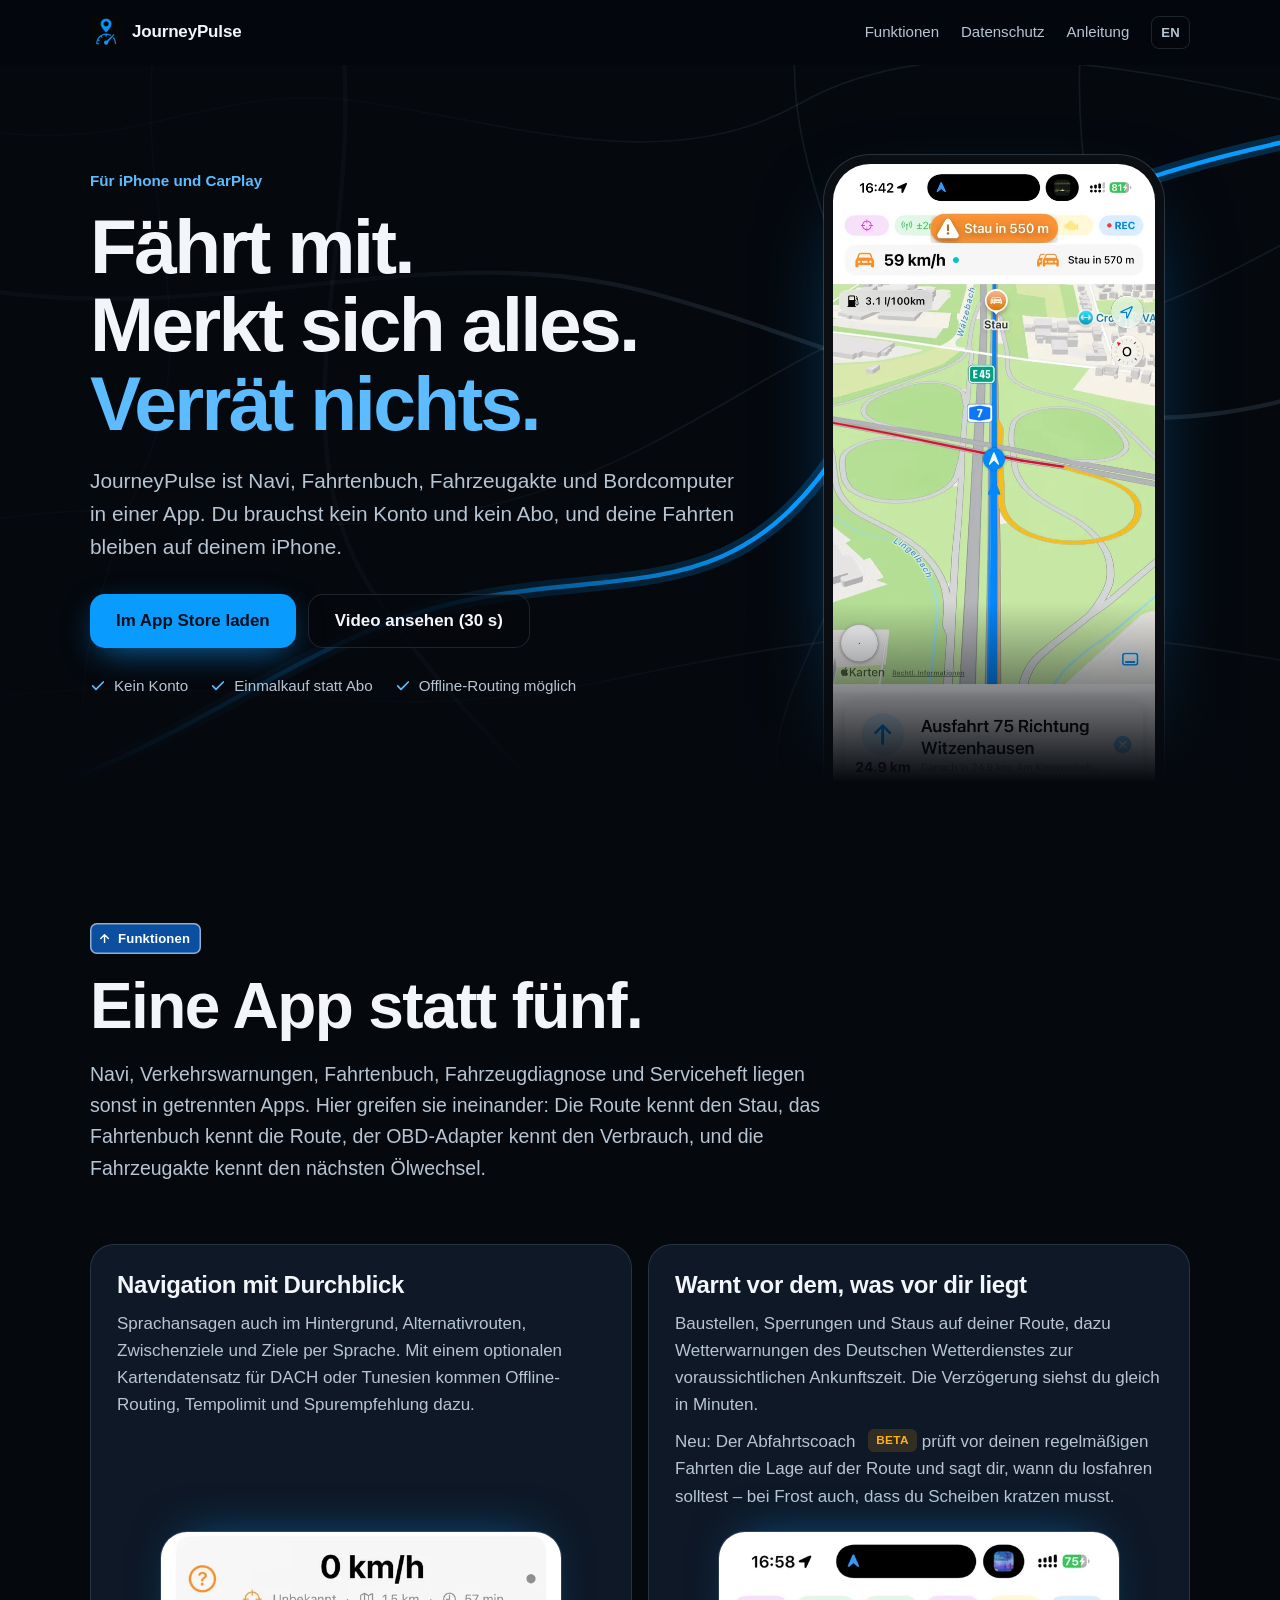
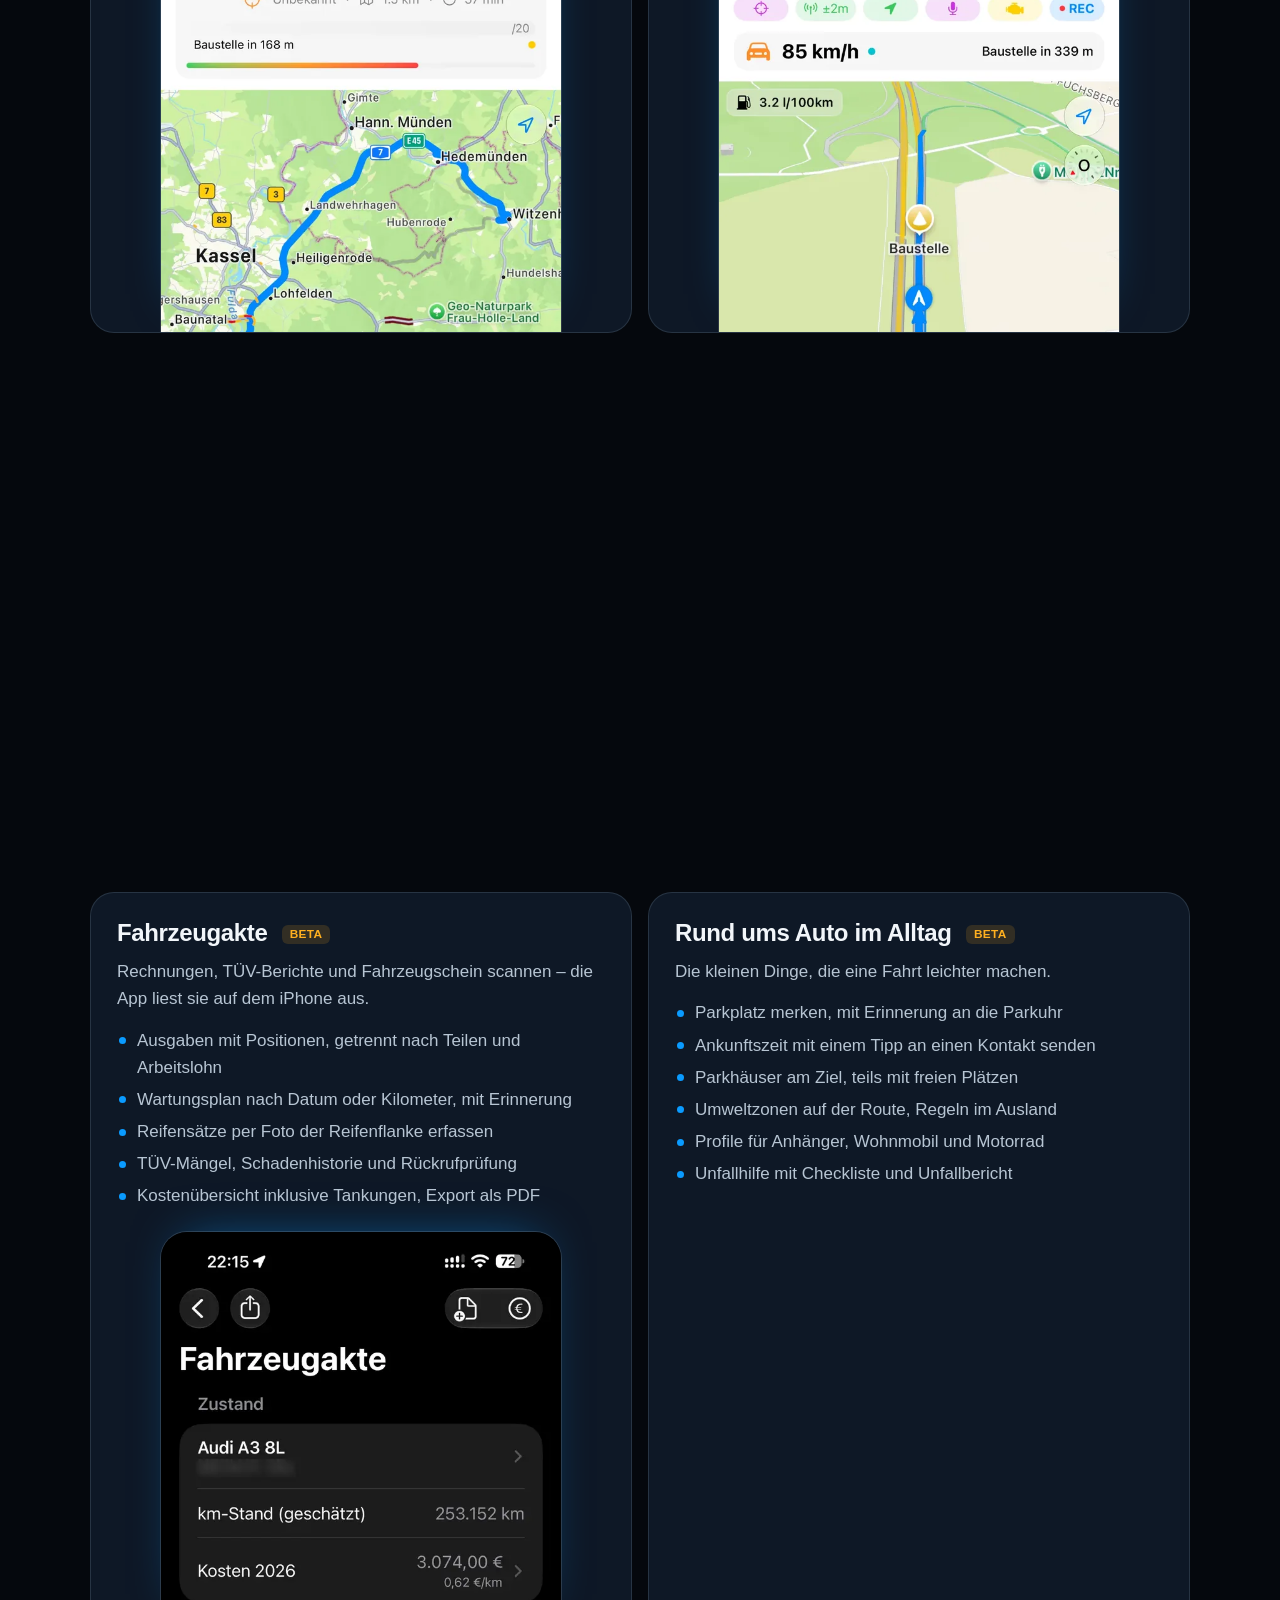
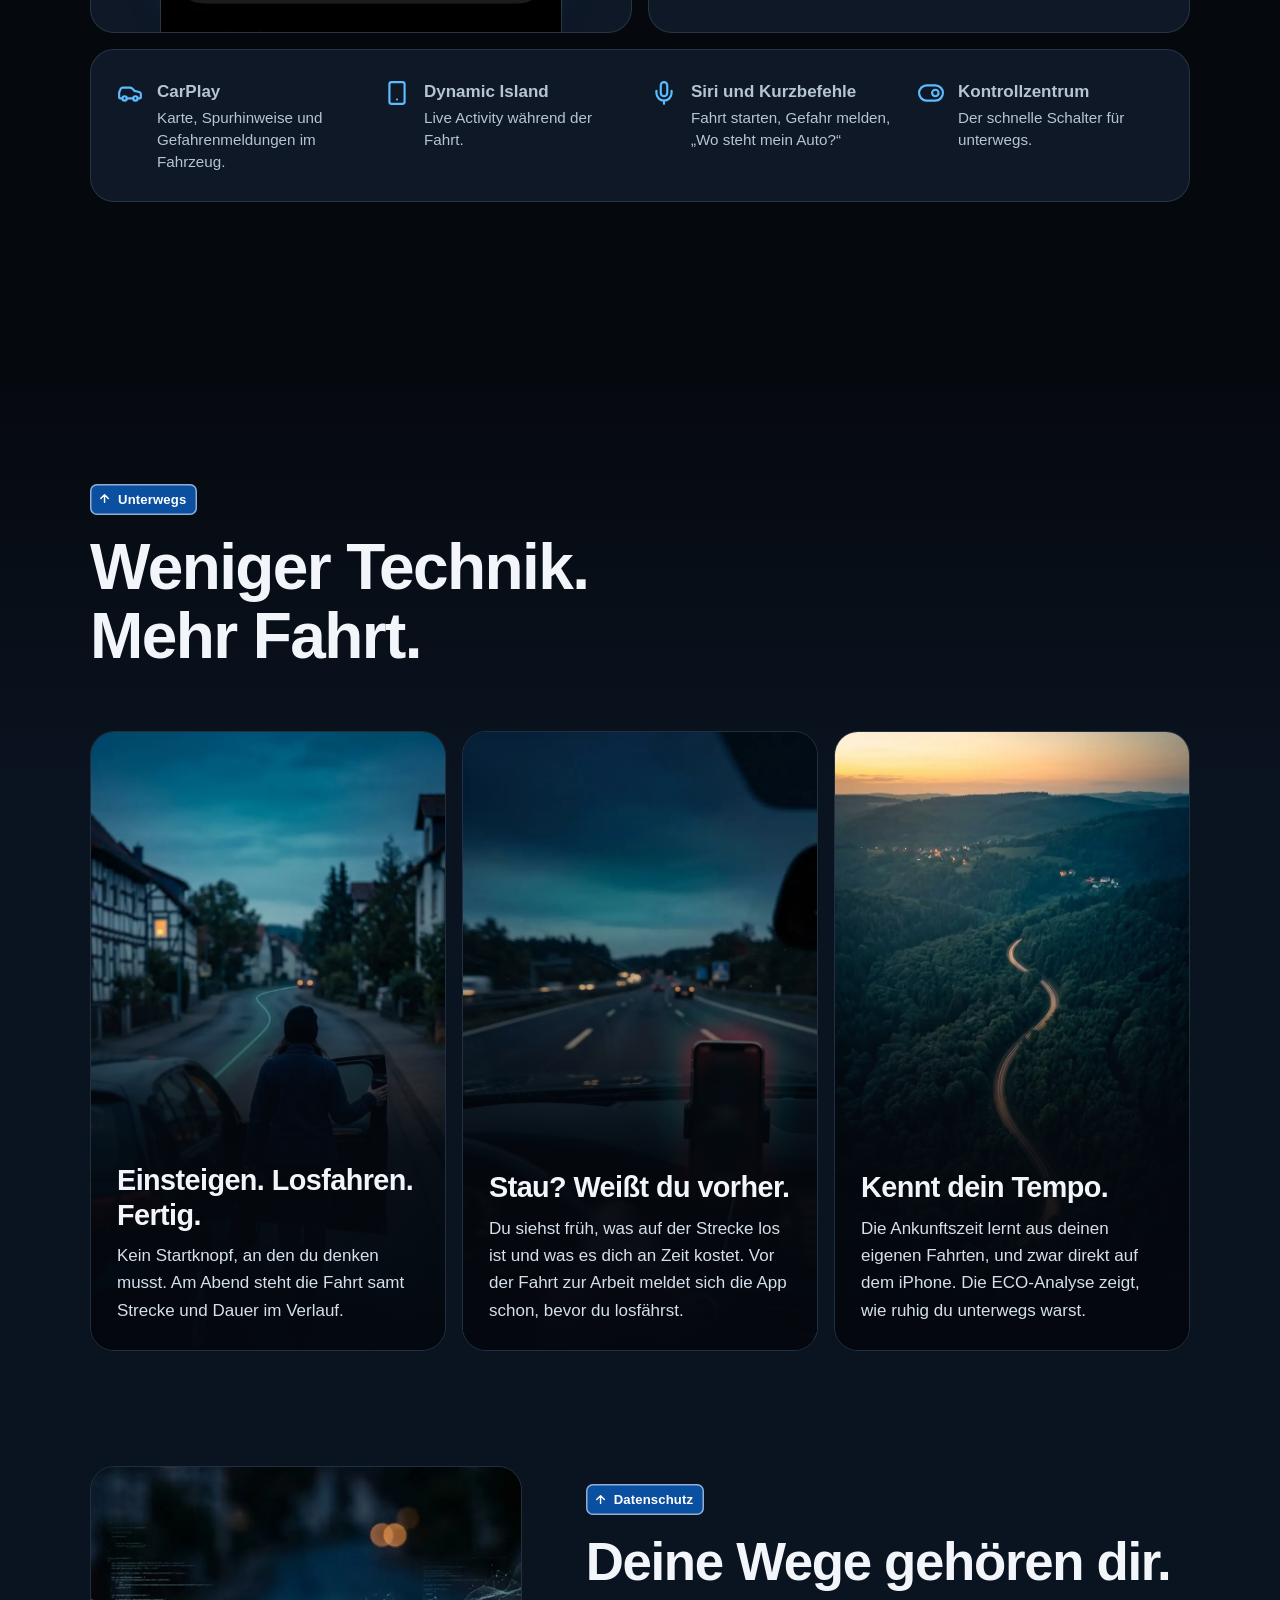
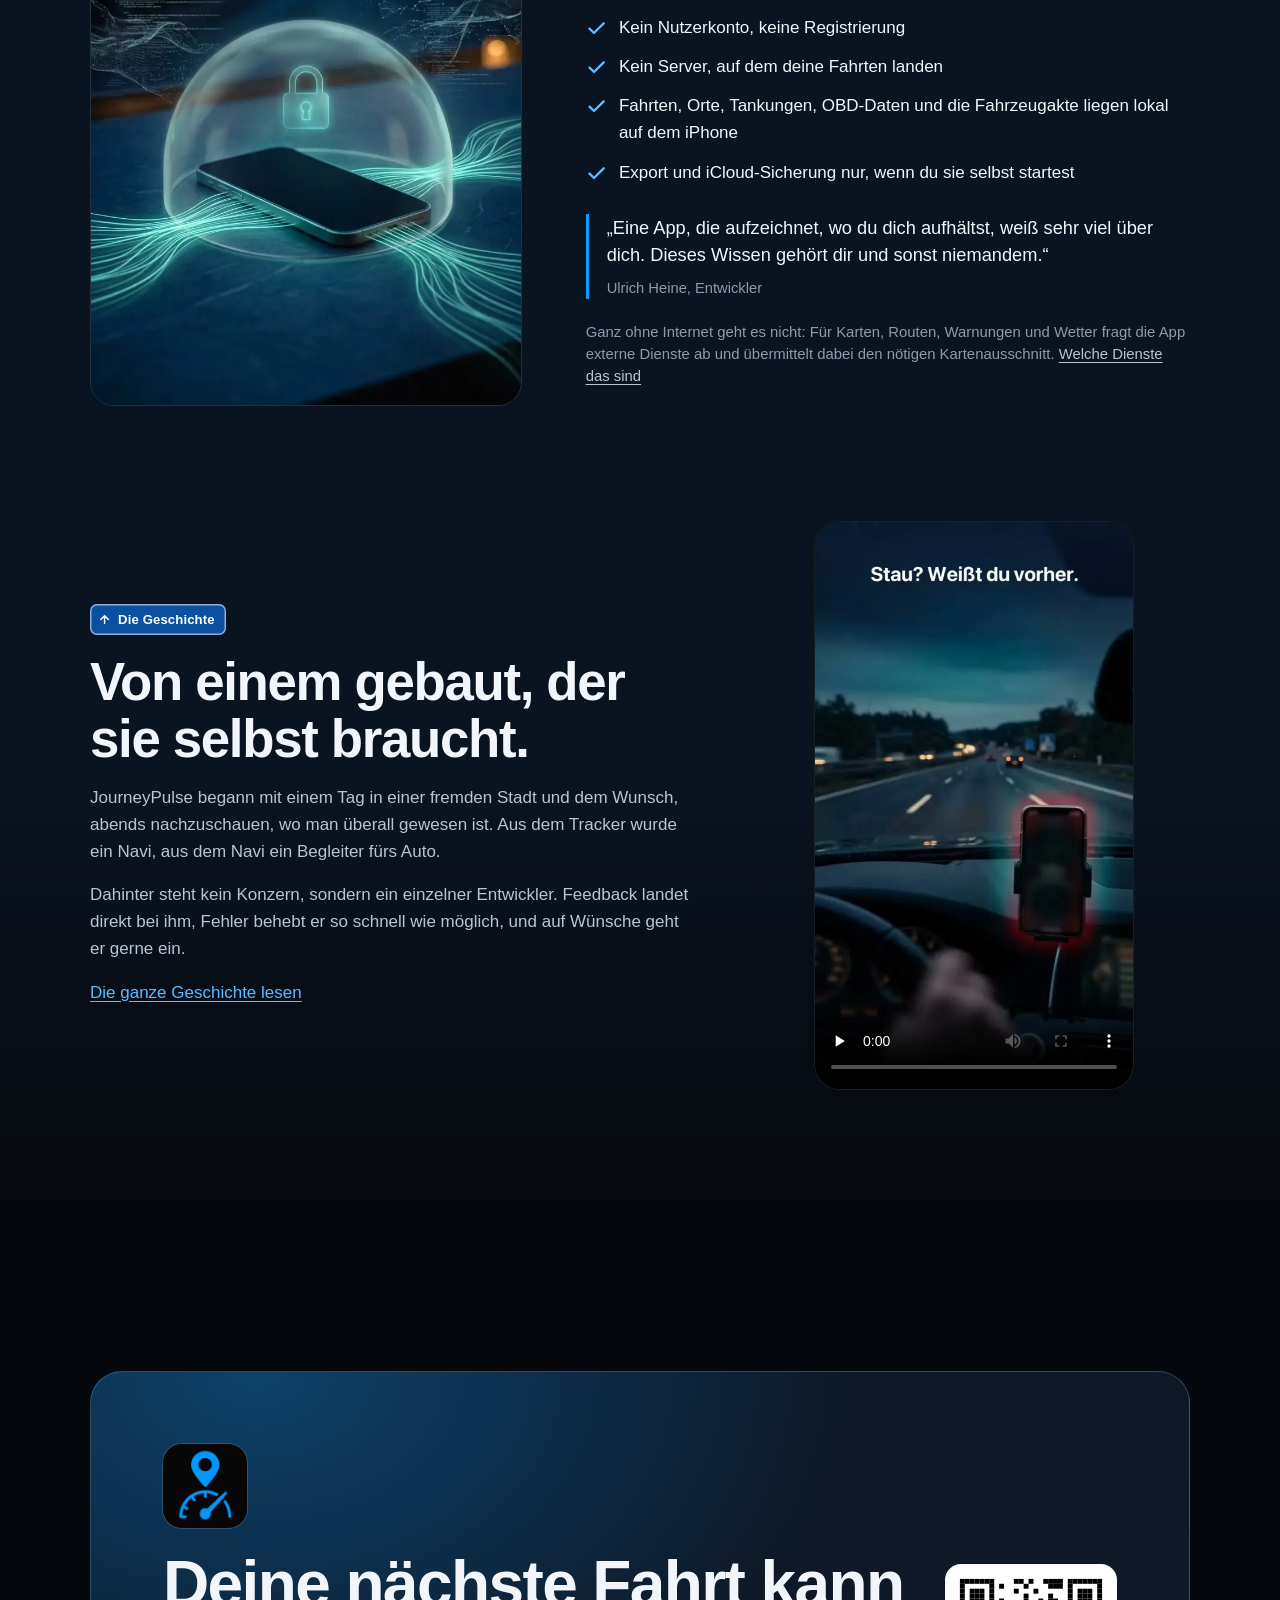
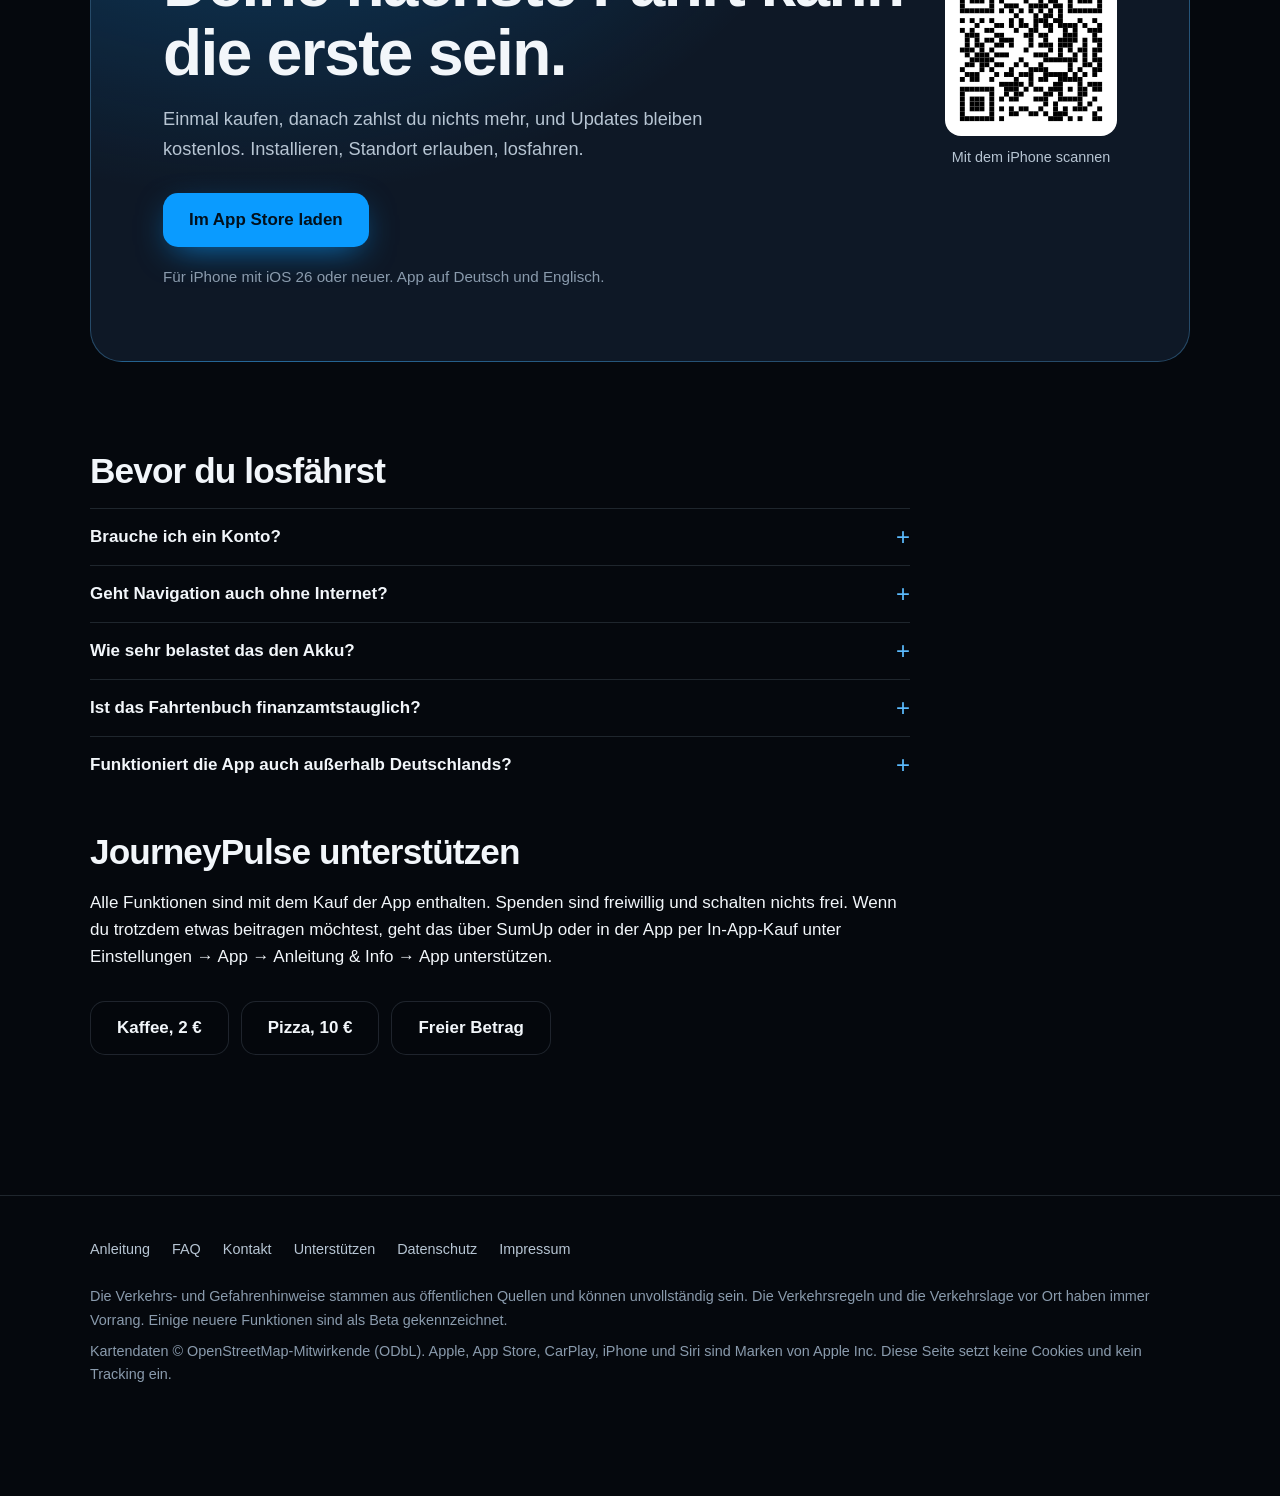
<file: index.html>
<!DOCTYPE html>
<html lang="de">
<head>
<meta charset="utf-8">
<meta name="viewport" content="width=device-width, initial-scale=1, viewport-fit=cover">
<title>JourneyPulse: Navi, Fahrtenbuch und Fahrzeugakte fürs iPhone</title>
<meta name="description" content="Navigation, automatische Fahrtenaufzeichnung, Warnungen auf der Route, Fahrzeugakte und OBD-Diagnose in einer iPhone-App. Ohne Konto, ohne Abo, deine Fahrten bleiben auf dem Gerät.">
<meta name="theme-color" content="#05080d">
<meta name="apple-itunes-app" content="app-id=6749818889">
<link rel="canonical" href="https://uheine.github.io/journeypulse-legal/">
<link rel="alternate" hreflang="de" href="https://uheine.github.io/journeypulse-legal/">
<link rel="alternate" hreflang="en" href="https://uheine.github.io/journeypulse-legal/en.html">
<link rel="icon" type="image/png" href="favicon.png">
<link rel="apple-touch-icon" href="assets/icon-180.png">
<meta property="og:type" content="website">
<meta property="og:locale" content="de_DE">
<meta property="og:title" content="JourneyPulse: Fährt mit. Merkt sich alles. Verrät nichts.">
<meta property="og:description" content="Navi, Fahrtenbuch, Fahrzeugakte und Bordcomputer in einer iPhone-App. Ohne Konto, ohne Abo.">
<meta property="og:url" content="https://uheine.github.io/journeypulse-legal/">
<meta property="og:image" content="https://uheine.github.io/journeypulse-legal/assets/og.jpg">
<meta name="twitter:card" content="summary_large_image">
<link rel="stylesheet" href="assets/site.css">
<script>document.documentElement.classList.add('js')</script>
<script type="application/ld+json">
{"@context":"https://schema.org","@type":"MobileApplication","name":"JourneyPulse","operatingSystem":"iOS 26","applicationCategory":"TravelApplication","installUrl":"https://apps.apple.com/de/app/journeypulse/id6749818889","author":{"@type":"Person","name":"Ulrich Heine"}}
</script>
</head>
<body>
<svg width="0" height="0" style="position:absolute" aria-hidden="true">
  <symbol id="i-up" viewBox="0 0 24 24"><path d="M12 19V5M5 12l7-7 7 7"/></symbol>
  <symbol id="i-flag" viewBox="0 0 24 24"><path d="M4 15s1-1 4-1 5 2 8 2 4-1 4-1V3s-1 1-4 1-5-2-8-2-4 1-4 1z"/><path d="M4 22v-7"/></symbol>
  <symbol id="i-check" viewBox="0 0 24 24"><path d="M20 6 9 17l-5-5"/></symbol>
  <symbol id="i-car" viewBox="0 0 24 24"><path d="M19 17h2c.6 0 1-.4 1-1v-3c0-.9-.7-1.7-1.5-1.9C18.7 10.6 16 10 16 10s-1.3-1.4-2.2-2.3c-.5-.4-1.1-.7-1.8-.7H5c-.6 0-1.1.4-1.4.9l-1.4 2.9A3.7 3.7 0 0 0 2 12v4c0 .6.4 1 1 1h2"/><circle cx="7" cy="17" r="2"/><path d="M9 17h6"/><circle cx="17" cy="17" r="2"/></symbol>
  <symbol id="i-phone" viewBox="0 0 24 24"><rect x="5" y="2" width="14" height="20" rx="2"/><path d="M12 18h.01"/></symbol>
  <symbol id="i-mic" viewBox="0 0 24 24"><path d="M12 2a3 3 0 0 0-3 3v7a3 3 0 0 0 6 0V5a3 3 0 0 0-3-3Z"/><path d="M19 10v2a7 7 0 0 1-14 0v-2"/><path d="M12 19v3"/></symbol>
  <symbol id="i-toggle" viewBox="0 0 24 24"><rect x="1" y="5" width="22" height="14" rx="7"/><circle cx="16" cy="12" r="3"/></symbol>
</svg>
<a class="skip" href="#inhalt">Zum Inhalt springen</a>

<header class="top">
  <div class="wrap">
    <a class="brand" href="#inhalt"><img src="assets/icon-96.png" width="32" height="32" alt="">JourneyPulse</a>
    <nav aria-label="Hauptnavigation">
      <a class="opt" href="#funktionen">Funktionen</a>
      <a class="opt" href="#datenschutz">Datenschutz</a>
      <a class="opt" href="https://github.com/uheine/journeypulse-legal/wiki">Anleitung</a>
      <a class="lang" href="en.html" lang="en" hreflang="en" aria-label="English version">EN</a>
    </nav>
  </div>
</header>

<main id="inhalt">
  <div class="route" aria-hidden="true"><i></i></div>

  <!-- A: Attention -->
  <section class="hero">
    <svg class="hero-map" viewBox="0 0 1440 900" preserveAspectRatio="xMidYMid slice" aria-hidden="true">
      <path class="road big" d="M-20 300C260 340 480 240 720 300S1180 500 1460 420"/>
      <path class="road big" d="M380 -20C420 220 300 460 420 640S640 860 620 920"/>
      <path class="road" d="M-20 560C200 520 320 600 560 540S940 300 1100 330 1340 300 1460 240"/>
      <path class="road" d="M900 -20C860 180 1020 340 980 520S820 800 900 920"/>
      <path class="road" d="M-20 120C160 150 240 60 420 90S760 170 900 90 1240 40 1460 90"/>
      <path class="road" d="M180 -20C140 180 230 320 170 480S60 760 120 920"/>
      <path class="road" d="M1220 -20C1190 200 1290 380 1240 560S1130 780 1190 920"/>
      <path class="road" d="M-20 760C240 720 400 800 680 740S1140 660 1460 720"/>
      <path class="halo" pathLength="1" d="M-20 880C200 830 330 690 520 650S830 660 950 470 1130 200 1460 130"/>
      <path class="line" pathLength="1" d="M-20 880C200 830 330 690 520 650S830 660 950 470 1130 200 1460 130"/>
    </svg>
    <div class="wrap hero-grid">
      <div class="hero-copy">
        <p class="kicker">Für iPhone und CarPlay</p>
        <h1><span>Fährt mit.</span><span>Merkt sich alles.</span><span class="pulse-word">Verrät nichts.</span></h1>
        <p class="lead">JourneyPulse ist Navi, Fahrtenbuch, Fahrzeugakte und Bordcomputer in einer App. Du brauchst kein Konto und kein Abo, und deine Fahrten bleiben auf deinem iPhone.</p>
        <div class="cta-row">
          <a class="btn primary" href="https://apps.apple.com/de/app/journeypulse/id6749818889">Im App Store laden</a>
          <a class="btn ghost" href="#video">Video ansehen (30 s)</a>
        </div>
        <ul class="facts">
          <li><svg class="icon" aria-hidden="true"><use href="#i-check"/></svg>Kein Konto</li>
          <li><svg class="icon" aria-hidden="true"><use href="#i-check"/></svg>Einmalkauf statt Abo</li>
          <li><svg class="icon" aria-hidden="true"><use href="#i-check"/></svg>Offline-Routing möglich</li>
        </ul>
      </div>
      <div class="phone hero-phone">
        <img src="assets/shot-stau.webp" width="640" height="1390" alt="JourneyPulse während der Navigation: Warnung „Stau in 550 m“, Abbiegehinweis „Ausfahrt 75 Richtung Witzenhausen“ und 8 Minuten Verzögerung durch den Stau." fetchpriority="high">
      </div>
    </div>
  </section>

  <!-- I: Interest -->
  <section class="section" id="funktionen" data-stop="Funktionen">
    <span class="wp" aria-hidden="true"></span>
    <div class="wrap">
      <div class="head reveal">
        <span class="sign"><svg class="icon" aria-hidden="true"><use href="#i-up"/></svg>Funktionen</span>
        <h2>Eine App statt fünf.</h2>
        <p>Navi, Verkehrswarnungen, Fahrtenbuch, Fahrzeugdiagnose und Serviceheft liegen sonst in getrennten Apps. Hier greifen sie ineinander: Die Route kennt den Stau, das Fahrtenbuch kennt die Route, der OBD-Adapter kennt den Verbrauch, und die Fahrzeugakte kennt den nächsten Ölwechsel.</p>
      </div>
      <div class="bento">
        <article class="card c3 reveal">
          <div class="txt">
            <h3>Navigation mit Durchblick</h3>
            <p>Sprachansagen auch im Hintergrund, Alternativrouten, Zwischenziele und Ziele per Sprache. Mit einem optionalen Kartendatensatz für DACH oder Tunesien kommen Offline-Routing, Tempolimit und Spurempfehlung dazu.</p>
          </div>
          <div class="peek mid"><div class="frame"><img src="assets/shot-route.webp" width="640" height="1390" loading="lazy" alt="Routenübersicht mit empfohlener Route und Alternativroute auf der Karte."></div></div>
        </article>
        <article class="card c3 reveal">
          <div class="txt">
            <h3>Warnt vor dem, was vor dir liegt</h3>
            <p>Baustellen, Sperrungen und Staus auf deiner Route, dazu Wetterwarnungen des Deutschen Wetterdienstes zur voraussichtlichen Ankunftszeit. Die Verzögerung siehst du gleich in Minuten.</p>
            <p>Neu: Der Abfahrtscoach <span class="tag">BETA</span> prüft vor deinen regelmäßigen Fahrten die Lage auf der Route und sagt dir, wann du losfahren solltest – bei Frost auch, dass du Scheiben kratzen musst.</p>
          </div>
          <div class="peek"><div class="frame"><img src="assets/shot-baustelle.webp" width="640" height="1390" loading="lazy" alt="Navigation mit Warnung „Baustelle in 339 m“, Tempolimit 120 und Spurhinweis."></div></div>
        </article>
        <article class="card c2 reveal">
          <div class="txt">
            <h3>Zeichnet von selbst auf</h3>
            <p>Fahrten beginnen und enden automatisch, auch bei gesperrtem Display. Orte, an denen du länger bleibst, erkennt die App selbst.</p>
          </div>
          <div class="peek"><div class="frame"><img src="assets/shot-live.webp" width="640" height="973" loading="lazy" alt="Live-Ansicht mit aktueller Geschwindigkeit, Tempolimit 30 und Karte mit Orten in der Umgebung."></div></div>
        </article>
        <article class="card c2 reveal">
          <div class="txt">
            <h3>Fahrtenbuch inklusive</h3>
            <p>Dienstlich, privat oder Arbeitsweg, auf Wunsch vorbelegt. Fahrten exportierst du als GPX, Berichte als CSV oder PDF.</p>
          </div>
          <div class="peek"><div class="frame"><img src="assets/shot-fahrtenbuch.webp" width="640" height="1390" loading="lazy" alt="Fahrtenbuch mit Monatssummen für dienstliche und private Fahrten sowie den Arbeitsweg."></div></div>
        </article>
        <article class="card c2 reveal">
          <div class="txt">
            <h3>Dein Auto im Blick <span class="tag">BETA</span></h3>
            <p>Mit einem Bluetooth-OBD-Adapter siehst du Live-Werte und Verbrauch und liest Fehlercodes im Klartext aus.</p>
          </div>
          <div class="peek"><div class="frame"><img src="assets/shot-obd.webp" width="640" height="1390" loading="lazy" alt="OBD-Live-Daten: Verbrauch, Drehzahl, Kühlmitteltemperatur, Motorlast und weitere Werte."></div></div>
        </article>
        <article class="card c3 reveal">
          <div class="txt">
            <h3>Fahrzeugakte <span class="tag">BETA</span></h3>
            <p>Rechnungen, TÜV-Berichte und Fahrzeugschein scannen – die App liest sie auf dem iPhone aus.</p>
            <ul>
              <li>Ausgaben mit Positionen, getrennt nach Teilen und Arbeitslohn</li>
              <li>Wartungsplan nach Datum oder Kilometer, mit Erinnerung</li>
              <li>Reifensätze per Foto der Reifenflanke erfassen</li>
              <li>TÜV-Mängel, Schadenhistorie und Rückrufprüfung</li>
              <li>Kostenübersicht inklusive Tankungen, Export als PDF</li>
            </ul>
          </div>
          <div class="peek"><div class="frame"><img src="assets/shot-fahrzeugakte.webp" width="640" height="1390" loading="lazy" alt="Fahrzeugakte mit Fahrzeug, geschätztem km-Stand, Kosten im Jahr und anstehenden Wartungen wie Ölwechsel, Kühlmittel und Zahnriemen."></div></div>
        </article>
        <article class="card c3 reveal">
          <div class="txt">
            <h3>Rund ums Auto im Alltag <span class="tag">BETA</span></h3>
            <p>Die kleinen Dinge, die eine Fahrt leichter machen.</p>
            <ul>
              <li>Parkplatz merken, mit Erinnerung an die Parkuhr</li>
              <li>Ankunftszeit mit einem Tipp an einen Kontakt senden</li>
              <li>Parkhäuser am Ziel, teils mit freien Plätzen</li>
              <li>Umweltzonen auf der Route, Regeln im Ausland</li>
              <li>Profile für Anhänger, Wohnmobil und Motorrad</li>
              <li>Unfallhilfe mit Checkliste und Unfallbericht</li>
            </ul>
          </div>
        </article>
        <article class="card span-all reveal">
          <div class="strip">
            <div><svg class="icon" aria-hidden="true"><use href="#i-car"/></svg><p><b>CarPlay</b><span>Karte, Spurhinweise und Gefahrenmeldungen im Fahrzeug.</span></p></div>
            <div><svg class="icon" aria-hidden="true"><use href="#i-phone"/></svg><p><b>Dynamic Island</b><span>Live Activity während der Fahrt.</span></p></div>
            <div><svg class="icon" aria-hidden="true"><use href="#i-mic"/></svg><p><b>Siri und Kurzbefehle</b><span>Fahrt starten, Gefahr melden, „Wo steht mein Auto?“</span></p></div>
            <div><svg class="icon" aria-hidden="true"><use href="#i-toggle"/></svg><p><b>Kontrollzentrum</b><span>Der schnelle Schalter für unterwegs.</span></p></div>
          </div>
        </article>
      </div>
    </div>
  </section>

  <!-- D: Desire -->
  <div class="desire">
    <section class="section" id="unterwegs" data-stop="So fühlt es sich an">
      <span class="wp" aria-hidden="true"></span>
      <div class="wrap">
        <div class="head reveal">
          <span class="sign"><svg class="icon" aria-hidden="true"><use href="#i-up"/></svg>Unterwegs</span>
          <h2>Weniger Technik.<br>Mehr Fahrt.</h2>
        </div>
        <div class="scenes">
          <article class="scene reveal">
            <img src="assets/scene-start.webp" width="768" height="1376" loading="lazy" alt="Eine Person steigt in der Abenddämmerung in einer Altstadtgasse ins Auto, eine leuchtende Linie zeigt den Weg.">
            <div><h3>Einsteigen. Losfahren. Fertig.</h3><p>Kein Startknopf, an den du denken musst. Am Abend steht die Fahrt samt Strecke und Dauer im Verlauf.</p></div>
          </article>
          <article class="scene reveal">
            <img src="assets/scene-stau.webp" width="768" height="1376" loading="lazy" alt="Blick aus dem Auto auf eine Autobahn in der Dämmerung, das iPhone in der Halterung leuchtet warnend rot.">
            <div><h3>Stau? Weißt du vorher.</h3><p>Du siehst früh, was auf der Strecke los ist und was es dich an Zeit kostet. Vor der Fahrt zur Arbeit meldet sich die App schon, bevor du losfährst.</p></div>
          </article>
          <article class="scene reveal">
            <img src="assets/scene-strasse.webp" width="768" height="1376" loading="lazy" alt="Luftaufnahme einer kurvigen Landstraße durch dunklen Wald, Lichtspuren folgen dem Straßenverlauf.">
            <div><h3>Kennt dein Tempo.</h3><p>Die Ankunftszeit lernt aus deinen eigenen Fahrten, und zwar direkt auf dem iPhone. Die ECO-Analyse zeigt, wie ruhig du unterwegs warst.</p></div>
          </article>
        </div>

        <div class="privacy" id="datenschutz" data-stop="Datenschutz">
          <div class="pic reveal"><img src="assets/scene-daten.webp" width="768" height="1376" loading="lazy" alt="Ein iPhone liegt unter einer leuchtenden Glaskuppel mit Schloss-Symbol."></div>
          <div class="reveal">
            <span class="sign"><svg class="icon" aria-hidden="true"><use href="#i-up"/></svg>Datenschutz</span>
            <h2>Deine Wege gehören dir.</h2>
            <ul class="checks">
              <li><svg class="icon" aria-hidden="true"><use href="#i-check"/></svg>Kein Nutzerkonto, keine Registrierung</li>
              <li><svg class="icon" aria-hidden="true"><use href="#i-check"/></svg>Kein Server, auf dem deine Fahrten landen</li>
              <li><svg class="icon" aria-hidden="true"><use href="#i-check"/></svg>Fahrten, Orte, Tankungen, OBD-Daten und die Fahrzeugakte liegen lokal auf dem iPhone</li>
              <li><svg class="icon" aria-hidden="true"><use href="#i-check"/></svg>Export und iCloud-Sicherung nur, wenn du sie selbst startest</li>
            </ul>
            <blockquote>„Eine App, die aufzeichnet, wo du dich aufhältst, weiß sehr viel über dich. Dieses Wissen gehört dir und sonst niemandem.“<footer>Ulrich Heine, Entwickler</footer></blockquote>
            <p class="fine">Ganz ohne Internet geht es nicht: Für Karten, Routen, Warnungen und Wetter fragt die App externe Dienste ab und übermittelt dabei den nötigen Kartenausschnitt. <a href="https://github.com/uheine/journeypulse-legal/wiki/Datenschutz">Welche Dienste das sind</a></p>
          </div>
        </div>

        <div class="story" id="video" data-stop="Das Video">
          <div class="reveal">
            <span class="sign"><svg class="icon" aria-hidden="true"><use href="#i-up"/></svg>Die Geschichte</span>
            <h2>Von einem gebaut, der sie selbst braucht.</h2>
            <p>JourneyPulse begann mit einem Tag in einer fremden Stadt und dem Wunsch, abends nachzuschauen, wo man überall gewesen ist. Aus dem Tracker wurde ein Navi, aus dem Navi ein Begleiter fürs Auto.</p>
            <p>Dahinter steht kein Konzern, sondern ein einzelner Entwickler. Feedback landet direkt bei ihm, Fehler behebt er so schnell wie möglich, und auf Wünsche geht er gerne ein.</p>
            <p><a href="https://github.com/uheine/journeypulse-legal/wiki/Die-Geschichte-von-JourneyPulse">Die ganze Geschichte lesen</a></p>
          </div>
          <div class="player reveal">
            <video controls playsinline preload="none" poster="assets/promo-poster.webp" width="720" height="1280" aria-label="JourneyPulse in 30 Sekunden">
              <source src="assets/promo.mp4" type="video/mp4">
            </video>
          </div>
        </div>
      </div>
    </section>
  </div>

  <!-- A: Action -->
  <section class="section" id="ziel" data-stop="Ziel: App Store">
    <span class="wp" aria-hidden="true"></span>
    <div class="wrap">
      <div class="action reveal">
        <div>
          <img class="app" src="assets/icon-180.png" width="84" height="84" alt="">
          <h2>Deine nächste Fahrt kann die erste sein.</h2>
          <p>Einmal kaufen, danach zahlst du nichts mehr, und Updates bleiben kostenlos. Installieren, Standort erlauben, losfahren.</p>
          <div class="cta-row">
            <a class="btn primary" href="https://apps.apple.com/de/app/journeypulse/id6749818889">Im App Store laden</a>
          </div>
          <p class="req">Für iPhone mit iOS 26 oder neuer. App auf Deutsch und Englisch.</p>
        </div>
        <div class="qr">
          <img src="assets/qr-appstore.svg" width="172" height="172" loading="lazy" alt="QR-Code zur App im App Store">
          <span>Mit dem iPhone scannen</span>
        </div>
      </div>

      <div class="faq">
        <h2>Bevor du losfährst</h2>
        <details><summary>Brauche ich ein Konto?</summary><p>Nein. Es gibt keine Registrierung und kein Nutzerkonto. Du installierst die App und fährst los.</p></details>
        <details><summary>Geht Navigation auch ohne Internet?</summary><p>Ja, mit einem optionalen Kartendatensatz für DACH oder Tunesien berechnet die App Routen auf dem Gerät. Ohne Kartendaten nutzt sie Apple Karten und damit eine Verbindung.</p></details>
        <details><summary>Wie sehr belastet das den Akku?</summary><p>Die Aufzeichnung im Hintergrund nutzt GPS und kann den Akkuverbrauch erhöhen. Die Ortung passt sich deiner Bewegung an, und mit dem Profil „nur wichtige Orte“ läuft sie besonders sparsam.</p></details>
        <details><summary>Ist das Fahrtenbuch finanzamtstauglich?</summary><p>Nein. Es ist eine private Übersicht, zum Beispiel für die Pendlerpauschale. Es hat keine Änderungssperre und keinen Pflicht-Kilometerstand.</p></details>
        <details><summary>Funktioniert die App auch außerhalb Deutschlands?</summary><p>Offline-Karten gibt es für Deutschland, Österreich, die Schweiz und Tunesien. Die amtlichen Verkehrsdaten und Wetterwarnungen kommen aus deutschen Quellen. Welche Grenzen es noch gibt, steht unter <a href="https://github.com/uheine/journeypulse-legal/wiki/Bekannte-Einschränkungen">Bekannte Einschränkungen</a>.</p></details>
        <h2 id="unterstuetzen" style="margin-top:2.5rem">JourneyPulse unterstützen</h2>
        <p>Alle Funktionen sind mit dem Kauf der App enthalten. Spenden sind freiwillig und schalten nichts frei. Wenn du trotzdem etwas beitragen möchtest, geht das über SumUp oder in der App per In-App-Kauf unter Einstellungen → App → Anleitung &amp; Info → App unterstützen.</p>
        <div class="cta-row">
          <a class="btn ghost" href="https://pay.sumup.com/b2c/QR79VUDD" rel="noopener">Kaffee, 2 €</a>
          <a class="btn ghost" href="https://pay.sumup.com/b2c/Q1OMNMLJ" rel="noopener">Pizza, 10 €</a>
          <a class="btn ghost" href="https://pay.sumup.com/b2c/QBM4OZHE" rel="noopener">Freier Betrag</a>
        </div>
      </div>
    </div>
  </section>
</main>

<footer class="site">
  <div class="wrap">
    <nav aria-label="Weitere Seiten">
      <a href="https://github.com/uheine/journeypulse-legal/wiki">Anleitung</a>
      <a href="https://github.com/uheine/journeypulse-legal/wiki/FAQ">FAQ</a>
      <a href="mailto:apps@uheine.com">Kontakt</a>
      <a href="#unterstuetzen">Unterstützen</a>
      <a href="datenschutz.html">Datenschutz</a>
      <a href="impressum.html">Impressum</a>
    </nav>
    <p>Die Verkehrs- und Gefahrenhinweise stammen aus öffentlichen Quellen und können unvollständig sein. Die Verkehrsregeln und die Verkehrslage vor Ort haben immer Vorrang. Einige neuere Funktionen sind als Beta gekennzeichnet.</p>
    <p>Kartendaten © OpenStreetMap-Mitwirkende (ODbL). Apple, App Store, CarPlay, iPhone und Siri sind Marken von Apple Inc. Diese Seite setzt keine Cookies und kein Tracking ein.</p>
  </div>
</footer>

<aside class="hud" aria-label="Fortschritt auf dieser Seite" data-in="In" data-arrived="Ziel erreicht" data-arrived-hint="Gute Fahrt!">
  <a class="next" href="#funktionen">
    <span class="turn"><svg class="icon" aria-hidden="true"><use href="#i-up"/></svg></span>
    <span class="where"><b>In 300 m</b><span>Funktionen</span></span>
  </a>
  <a class="btn primary" href="https://apps.apple.com/de/app/journeypulse/id6749818889">App Store</a>
</aside>

<script src="assets/site.js" defer></script>
</body>
</html>
</file>
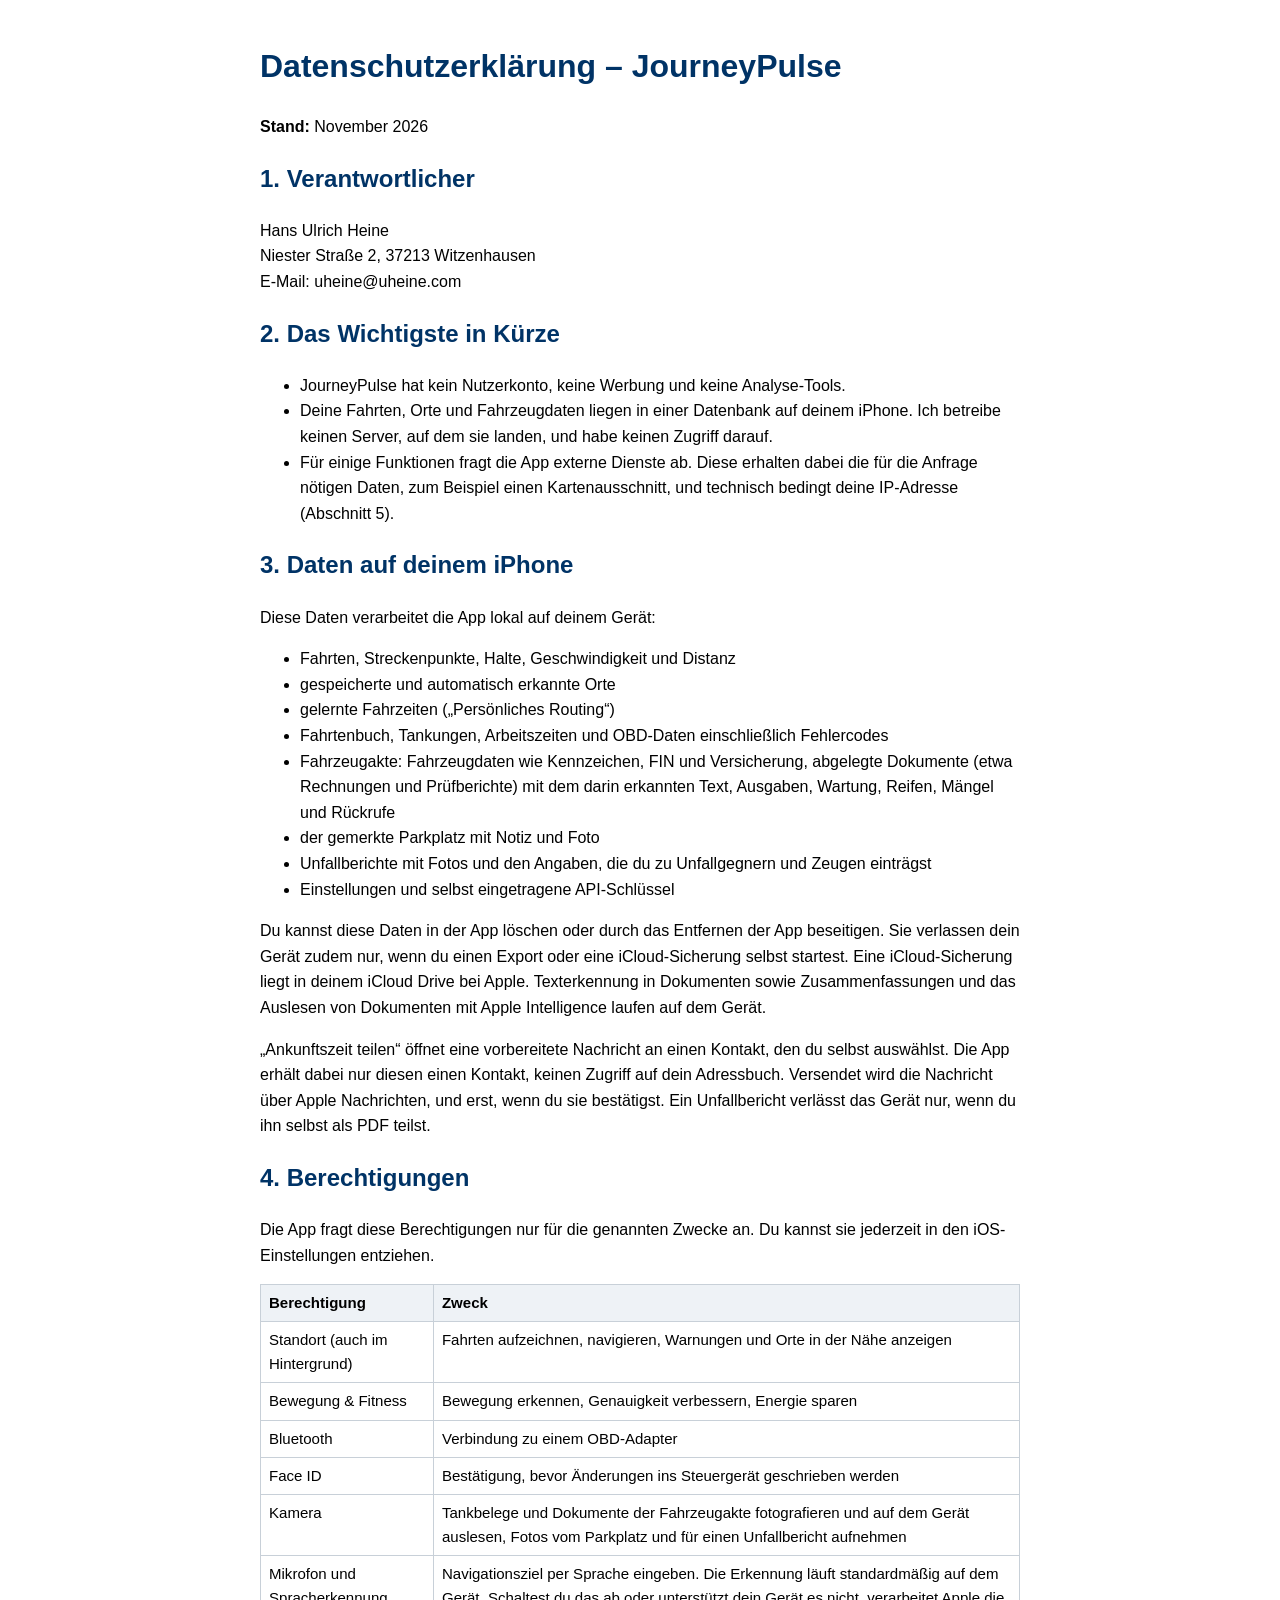
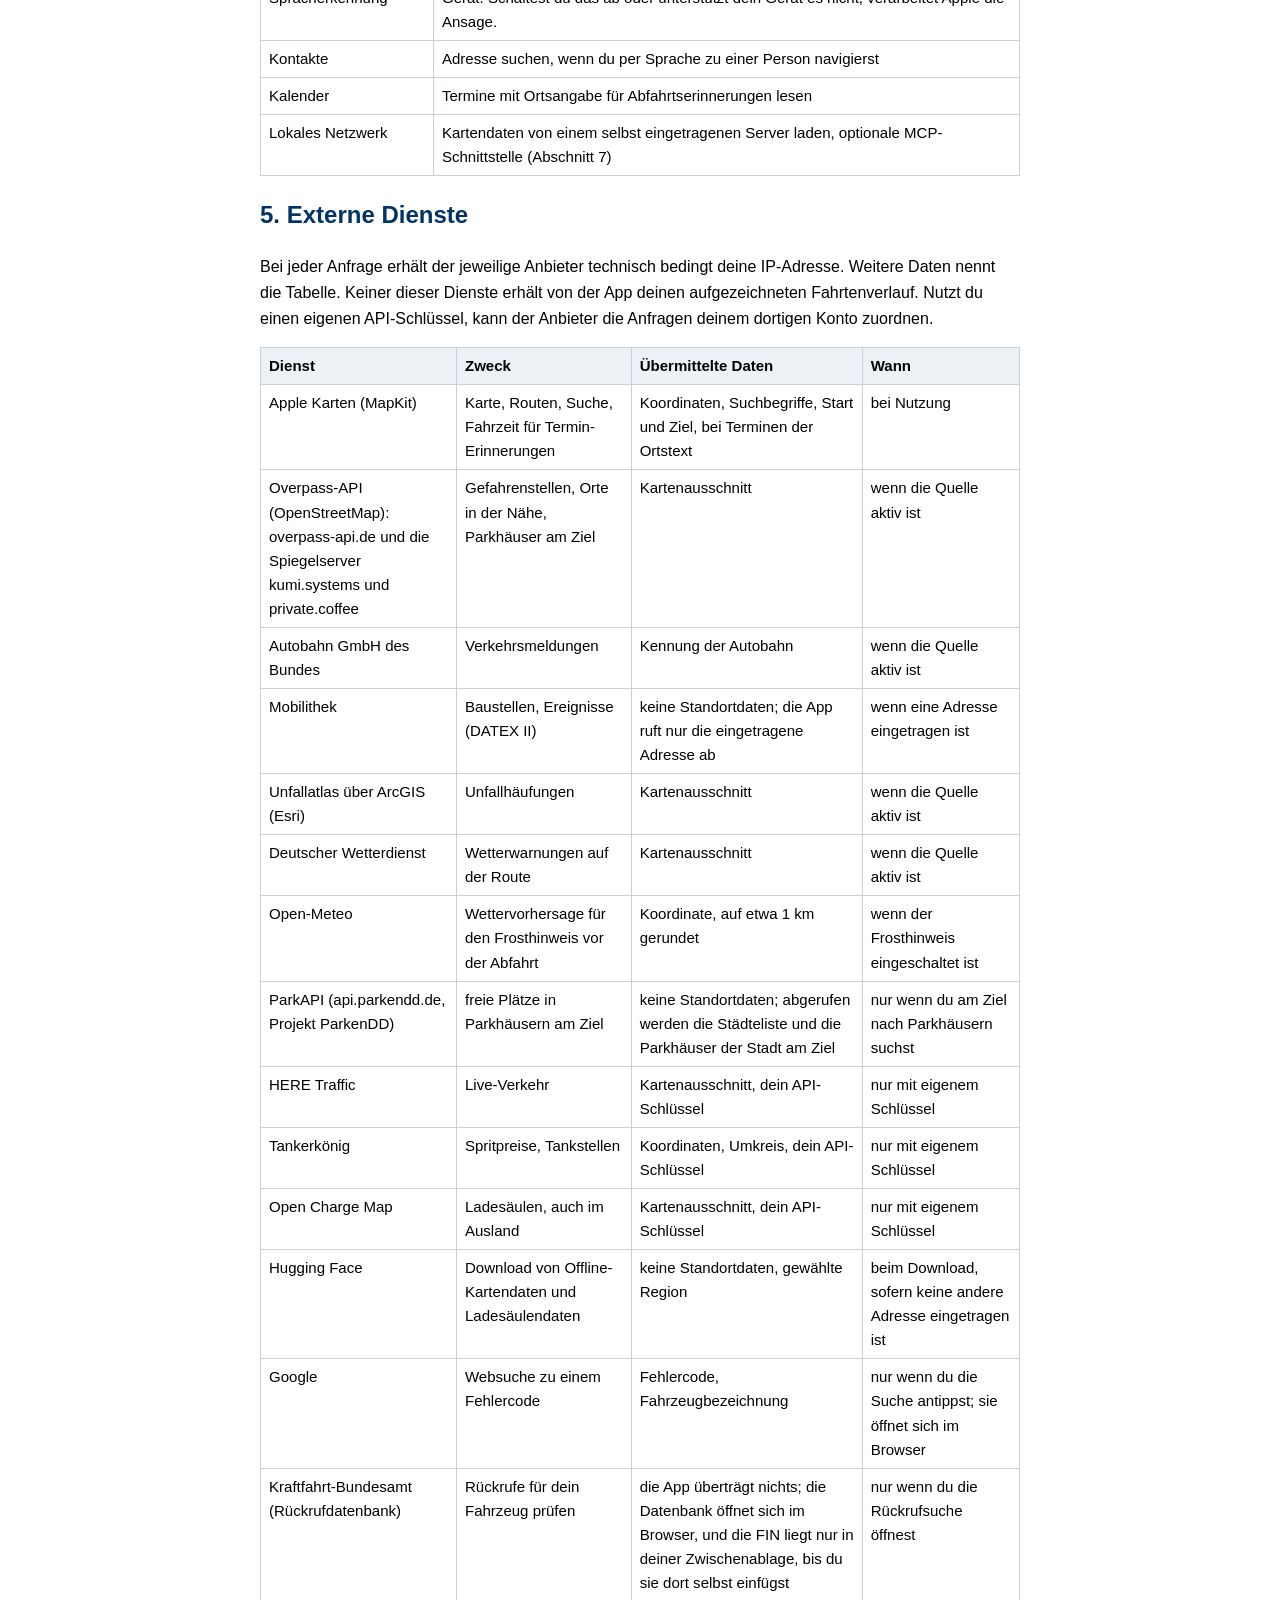
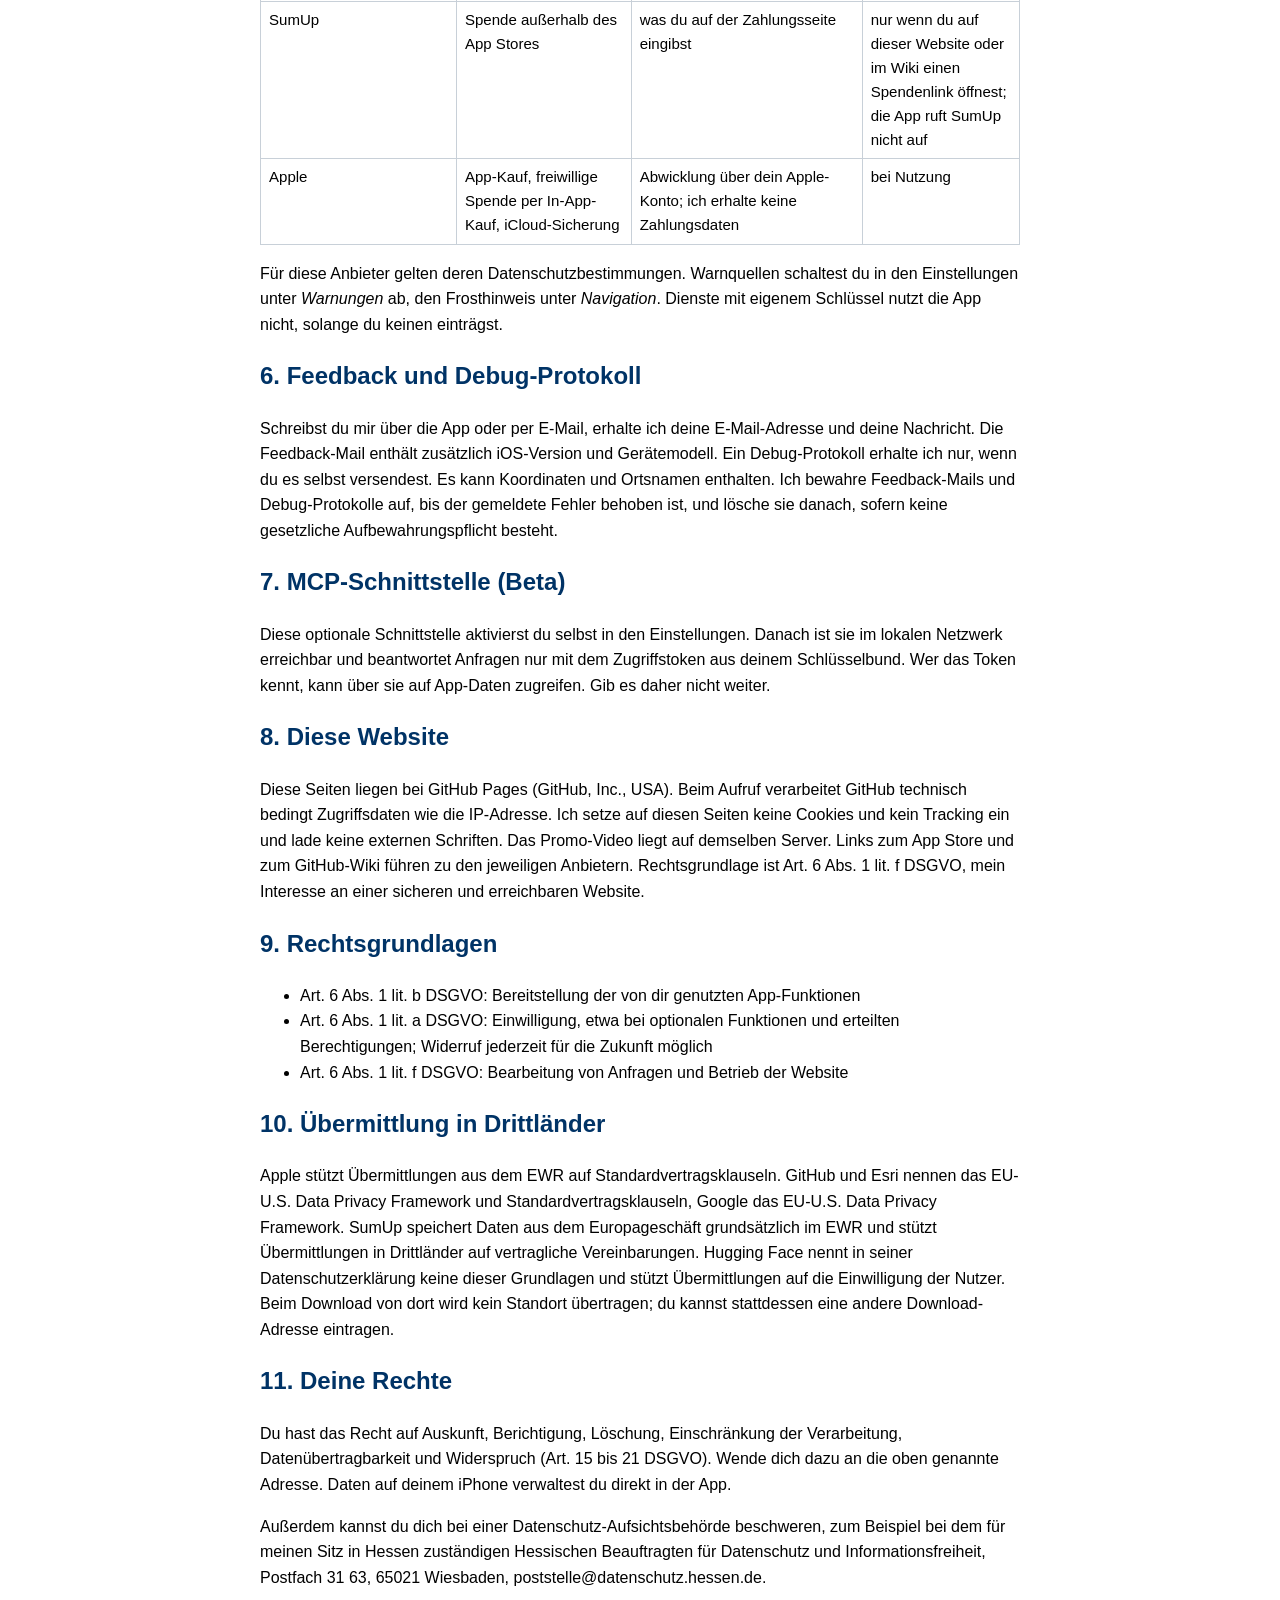
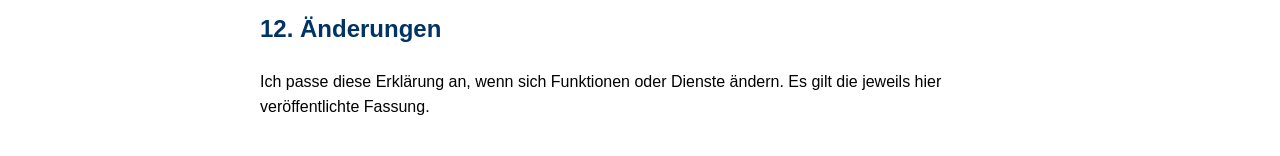
<file: datenschutz.html>
<!DOCTYPE html>
<html lang="de">
<head>
  <meta charset="UTF-8">
  <meta name="viewport" content="width=device-width, initial-scale=1">
  <title>Datenschutzerklärung – JourneyPulse</title>
  <style>
    body { max-width: 760px; margin: auto; font-family: sans-serif; line-height: 1.6; padding: 20px; }
    h1,h2 { color: #003366; }
    table { border-collapse: collapse; width: 100%; font-size: .94rem; }
    th, td { border: 1px solid #c8d0d8; padding: 6px 8px; text-align: left; vertical-align: top; }
    th { background: #eef2f6; }
    .scroll { overflow-x: auto; }
  </style>
</head>
<body>

  <h1>Datenschutzerklärung – JourneyPulse</h1>
  <p><strong>Stand:</strong> November 2026</p>

  <h2>1. Verantwortlicher</h2>
  <p>Hans Ulrich Heine<br>Niester Straße 2, 37213 Witzenhausen<br>E-Mail: uheine@uheine.com</p>

  <h2>2. Das Wichtigste in Kürze</h2>
  <ul>
    <li>JourneyPulse hat kein Nutzerkonto, keine Werbung und keine Analyse-Tools.</li>
    <li>Deine Fahrten, Orte und Fahrzeugdaten liegen in einer Datenbank auf deinem iPhone. Ich betreibe keinen Server, auf dem sie landen, und habe keinen Zugriff darauf.</li>
    <li>Für einige Funktionen fragt die App externe Dienste ab. Diese erhalten dabei die für die Anfrage nötigen Daten, zum Beispiel einen Kartenausschnitt, und technisch bedingt deine IP-Adresse (Abschnitt 5).</li>
  </ul>

  <h2>3. Daten auf deinem iPhone</h2>
  <p>Diese Daten verarbeitet die App lokal auf deinem Gerät:</p>
  <ul>
    <li>Fahrten, Streckenpunkte, Halte, Geschwindigkeit und Distanz</li>
    <li>gespeicherte und automatisch erkannte Orte</li>
    <li>gelernte Fahrzeiten („Persönliches Routing“)</li>
    <li>Fahrtenbuch, Tankungen, Arbeitszeiten und OBD-Daten einschließlich Fehlercodes</li>
    <li>Fahrzeugakte: Fahrzeugdaten wie Kennzeichen, FIN und Versicherung, abgelegte Dokumente (etwa Rechnungen und Prüfberichte) mit dem darin erkannten Text, Ausgaben, Wartung, Reifen, Mängel und Rückrufe</li>
    <li>der gemerkte Parkplatz mit Notiz und Foto</li>
    <li>Unfallberichte mit Fotos und den Angaben, die du zu Unfallgegnern und Zeugen einträgst</li>
    <li>Einstellungen und selbst eingetragene API-Schlüssel</li>
  </ul>
  <p>Du kannst diese Daten in der App löschen oder durch das Entfernen der App beseitigen. Sie verlassen dein Gerät zudem nur, wenn du einen Export oder eine iCloud-Sicherung selbst startest. Eine iCloud-Sicherung liegt in deinem iCloud Drive bei Apple. Texterkennung in Dokumenten sowie Zusammenfassungen und das Auslesen von Dokumenten mit Apple Intelligence laufen auf dem Gerät.</p>
  <p>„Ankunftszeit teilen“ öffnet eine vorbereitete Nachricht an einen Kontakt, den du selbst auswählst. Die App erhält dabei nur diesen einen Kontakt, keinen Zugriff auf dein Adressbuch. Versendet wird die Nachricht über Apple Nachrichten, und erst, wenn du sie bestätigst. Ein Unfallbericht verlässt das Gerät nur, wenn du ihn selbst als PDF teilst.</p>

  <h2>4. Berechtigungen</h2>
  <p>Die App fragt diese Berechtigungen nur für die genannten Zwecke an. Du kannst sie jederzeit in den iOS-Einstellungen entziehen.</p>
  <div class="scroll"><table>
    <tr><th>Berechtigung</th><th>Zweck</th></tr>
    <tr><td>Standort (auch im Hintergrund)</td><td>Fahrten aufzeichnen, navigieren, Warnungen und Orte in der Nähe anzeigen</td></tr>
    <tr><td>Bewegung &amp; Fitness</td><td>Bewegung erkennen, Genauigkeit verbessern, Energie sparen</td></tr>
    <tr><td>Bluetooth</td><td>Verbindung zu einem OBD-Adapter</td></tr>
    <tr><td>Face ID</td><td>Bestätigung, bevor Änderungen ins Steuergerät geschrieben werden</td></tr>
    <tr><td>Kamera</td><td>Tankbelege und Dokumente der Fahrzeugakte fotografieren und auf dem Gerät auslesen, Fotos vom Parkplatz und für einen Unfallbericht aufnehmen</td></tr>
    <tr><td>Mikrofon und Spracherkennung</td><td>Navigationsziel per Sprache eingeben. Die Erkennung läuft standardmäßig auf dem Gerät. Schaltest du das ab oder unterstützt dein Gerät es nicht, verarbeitet Apple die Ansage.</td></tr>
    <tr><td>Kontakte</td><td>Adresse suchen, wenn du per Sprache zu einer Person navigierst</td></tr>
    <tr><td>Kalender</td><td>Termine mit Ortsangabe für Abfahrtserinnerungen lesen</td></tr>
    <tr><td>Lokales Netzwerk</td><td>Kartendaten von einem selbst eingetragenen Server laden, optionale MCP-Schnittstelle (Abschnitt 7)</td></tr>
  </table></div>

  <h2>5. Externe Dienste</h2>
  <p>Bei jeder Anfrage erhält der jeweilige Anbieter technisch bedingt deine IP-Adresse. Weitere Daten nennt die Tabelle. Keiner dieser Dienste erhält von der App deinen aufgezeichneten Fahrtenverlauf. Nutzt du einen eigenen API-Schlüssel, kann der Anbieter die Anfragen deinem dortigen Konto zuordnen.</p>
  <div class="scroll"><table>
    <tr><th>Dienst</th><th>Zweck</th><th>Übermittelte Daten</th><th>Wann</th></tr>
    <tr><td>Apple Karten (MapKit)</td><td>Karte, Routen, Suche, Fahrzeit für Termin-Erinnerungen</td><td>Koordinaten, Suchbegriffe, Start und Ziel, bei Terminen der Ortstext</td><td>bei Nutzung</td></tr>
    <tr><td>Overpass-API (OpenStreetMap): overpass-api.de und die Spiegelserver kumi.systems und private.coffee</td><td>Gefahrenstellen, Orte in der Nähe, Parkhäuser am Ziel</td><td>Kartenausschnitt</td><td>wenn die Quelle aktiv ist</td></tr>
    <tr><td>Autobahn GmbH des Bundes</td><td>Verkehrsmeldungen</td><td>Kennung der Autobahn</td><td>wenn die Quelle aktiv ist</td></tr>
    <tr><td>Mobilithek</td><td>Baustellen, Ereignisse (DATEX II)</td><td>keine Standortdaten; die App ruft nur die eingetragene Adresse ab</td><td>wenn eine Adresse eingetragen ist</td></tr>
    <tr><td>Unfallatlas über ArcGIS (Esri)</td><td>Unfallhäufungen</td><td>Kartenausschnitt</td><td>wenn die Quelle aktiv ist</td></tr>
    <tr><td>Deutscher Wetterdienst</td><td>Wetterwarnungen auf der Route</td><td>Kartenausschnitt</td><td>wenn die Quelle aktiv ist</td></tr>
    <tr><td>Open-Meteo</td><td>Wettervorhersage für den Frosthinweis vor der Abfahrt</td><td>Koordinate, auf etwa 1 km gerundet</td><td>wenn der Frosthinweis eingeschaltet ist</td></tr>
    <tr><td>ParkAPI (api.parkendd.de, Projekt ParkenDD)</td><td>freie Plätze in Parkhäusern am Ziel</td><td>keine Standortdaten; abgerufen werden die Städteliste und die Parkhäuser der Stadt am Ziel</td><td>nur wenn du am Ziel nach Parkhäusern suchst</td></tr>
    <tr><td>HERE Traffic</td><td>Live-Verkehr</td><td>Kartenausschnitt, dein API-Schlüssel</td><td>nur mit eigenem Schlüssel</td></tr>
    <tr><td>Tankerkönig</td><td>Spritpreise, Tankstellen</td><td>Koordinaten, Umkreis, dein API-Schlüssel</td><td>nur mit eigenem Schlüssel</td></tr>
    <tr><td>Open Charge Map</td><td>Ladesäulen, auch im Ausland</td><td>Kartenausschnitt, dein API-Schlüssel</td><td>nur mit eigenem Schlüssel</td></tr>
    <tr><td>Hugging Face</td><td>Download von Offline-Kartendaten und Ladesäulendaten</td><td>keine Standortdaten, gewählte Region</td><td>beim Download, sofern keine andere Adresse eingetragen ist</td></tr>
    <tr><td>Google</td><td>Websuche zu einem Fehlercode</td><td>Fehlercode, Fahrzeugbezeichnung</td><td>nur wenn du die Suche antippst; sie öffnet sich im Browser</td></tr>
    <tr><td>Kraftfahrt-Bundesamt (Rückrufdatenbank)</td><td>Rückrufe für dein Fahrzeug prüfen</td><td>die App überträgt nichts; die Datenbank öffnet sich im Browser, und die FIN liegt nur in deiner Zwischenablage, bis du sie dort selbst einfügst</td><td>nur wenn du die Rückrufsuche öffnest</td></tr>
    <tr><td>SumUp</td><td>Spende außerhalb des App Stores</td><td>was du auf der Zahlungsseite eingibst</td><td>nur wenn du auf dieser Website oder im Wiki einen Spendenlink öffnest; die App ruft SumUp nicht auf</td></tr>
    <tr><td>Apple</td><td>App-Kauf, freiwillige Spende per In-App-Kauf, iCloud-Sicherung</td><td>Abwicklung über dein Apple-Konto; ich erhalte keine Zahlungsdaten</td><td>bei Nutzung</td></tr>
  </table></div>
  <p>Für diese Anbieter gelten deren Datenschutzbestimmungen. Warnquellen schaltest du in den Einstellungen unter <em>Warnungen</em> ab, den Frosthinweis unter <em>Navigation</em>. Dienste mit eigenem Schlüssel nutzt die App nicht, solange du keinen einträgst.</p>

  <h2>6. Feedback und Debug-Protokoll</h2>
  <p>Schreibst du mir über die App oder per E-Mail, erhalte ich deine E-Mail-Adresse und deine Nachricht. Die Feedback-Mail enthält zusätzlich iOS-Version und Gerätemodell. Ein Debug-Protokoll erhalte ich nur, wenn du es selbst versendest. Es kann Koordinaten und Ortsnamen enthalten. Ich bewahre Feedback-Mails und Debug-Protokolle auf, bis der gemeldete Fehler behoben ist, und lösche sie danach, sofern keine gesetzliche Aufbewahrungspflicht besteht.</p>

  <h2>7. MCP-Schnittstelle (Beta)</h2>
  <p>Diese optionale Schnittstelle aktivierst du selbst in den Einstellungen. Danach ist sie im lokalen Netzwerk erreichbar und beantwortet Anfragen nur mit dem Zugriffstoken aus deinem Schlüsselbund. Wer das Token kennt, kann über sie auf App-Daten zugreifen. Gib es daher nicht weiter.</p>

  <h2>8. Diese Website</h2>
  <p>Diese Seiten liegen bei GitHub Pages (GitHub, Inc., USA). Beim Aufruf verarbeitet GitHub technisch bedingt Zugriffsdaten wie die IP-Adresse. Ich setze auf diesen Seiten keine Cookies und kein Tracking ein und lade keine externen Schriften. Das Promo-Video liegt auf demselben Server. Links zum App Store und zum GitHub-Wiki führen zu den jeweiligen Anbietern. Rechtsgrundlage ist Art. 6 Abs. 1 lit. f DSGVO, mein Interesse an einer sicheren und erreichbaren Website.</p>

  <h2>9. Rechtsgrundlagen</h2>
  <ul>
    <li>Art. 6 Abs. 1 lit. b DSGVO: Bereitstellung der von dir genutzten App-Funktionen</li>
    <li>Art. 6 Abs. 1 lit. a DSGVO: Einwilligung, etwa bei optionalen Funktionen und erteilten Berechtigungen; Widerruf jederzeit für die Zukunft möglich</li>
    <li>Art. 6 Abs. 1 lit. f DSGVO: Bearbeitung von Anfragen und Betrieb der Website</li>
  </ul>

  <h2>10. Übermittlung in Drittländer</h2>
  <p>Apple stützt Übermittlungen aus dem EWR auf Standardvertragsklauseln. GitHub und Esri nennen das EU-U.S. Data Privacy Framework und Standardvertragsklauseln, Google das EU-U.S. Data Privacy Framework. SumUp speichert Daten aus dem Europageschäft grundsätzlich im EWR und stützt Übermittlungen in Drittländer auf vertragliche Vereinbarungen. Hugging Face nennt in seiner Datenschutzerklärung keine dieser Grundlagen und stützt Übermittlungen auf die Einwilligung der Nutzer. Beim Download von dort wird kein Standort übertragen; du kannst stattdessen eine andere Download-Adresse eintragen.</p>

  <h2>11. Deine Rechte</h2>
  <p>Du hast das Recht auf Auskunft, Berichtigung, Löschung, Einschränkung der Verarbeitung, Datenübertragbarkeit und Widerspruch (Art. 15 bis 21 DSGVO). Wende dich dazu an die oben genannte Adresse. Daten auf deinem iPhone verwaltest du direkt in der App.</p>
  <p>Außerdem kannst du dich bei einer Datenschutz-Aufsichtsbehörde beschweren, zum Beispiel bei dem für meinen Sitz in Hessen zuständigen Hessischen Beauftragten für Datenschutz und Informationsfreiheit, Postfach 31 63, 65021 Wiesbaden, poststelle@datenschutz.hessen.de.</p>

  <h2>12. Änderungen</h2>
  <p>Ich passe diese Erklärung an, wenn sich Funktionen oder Dienste ändern. Es gilt die jeweils hier veröffentlichte Fassung.</p>
</body>
</html>
</file>
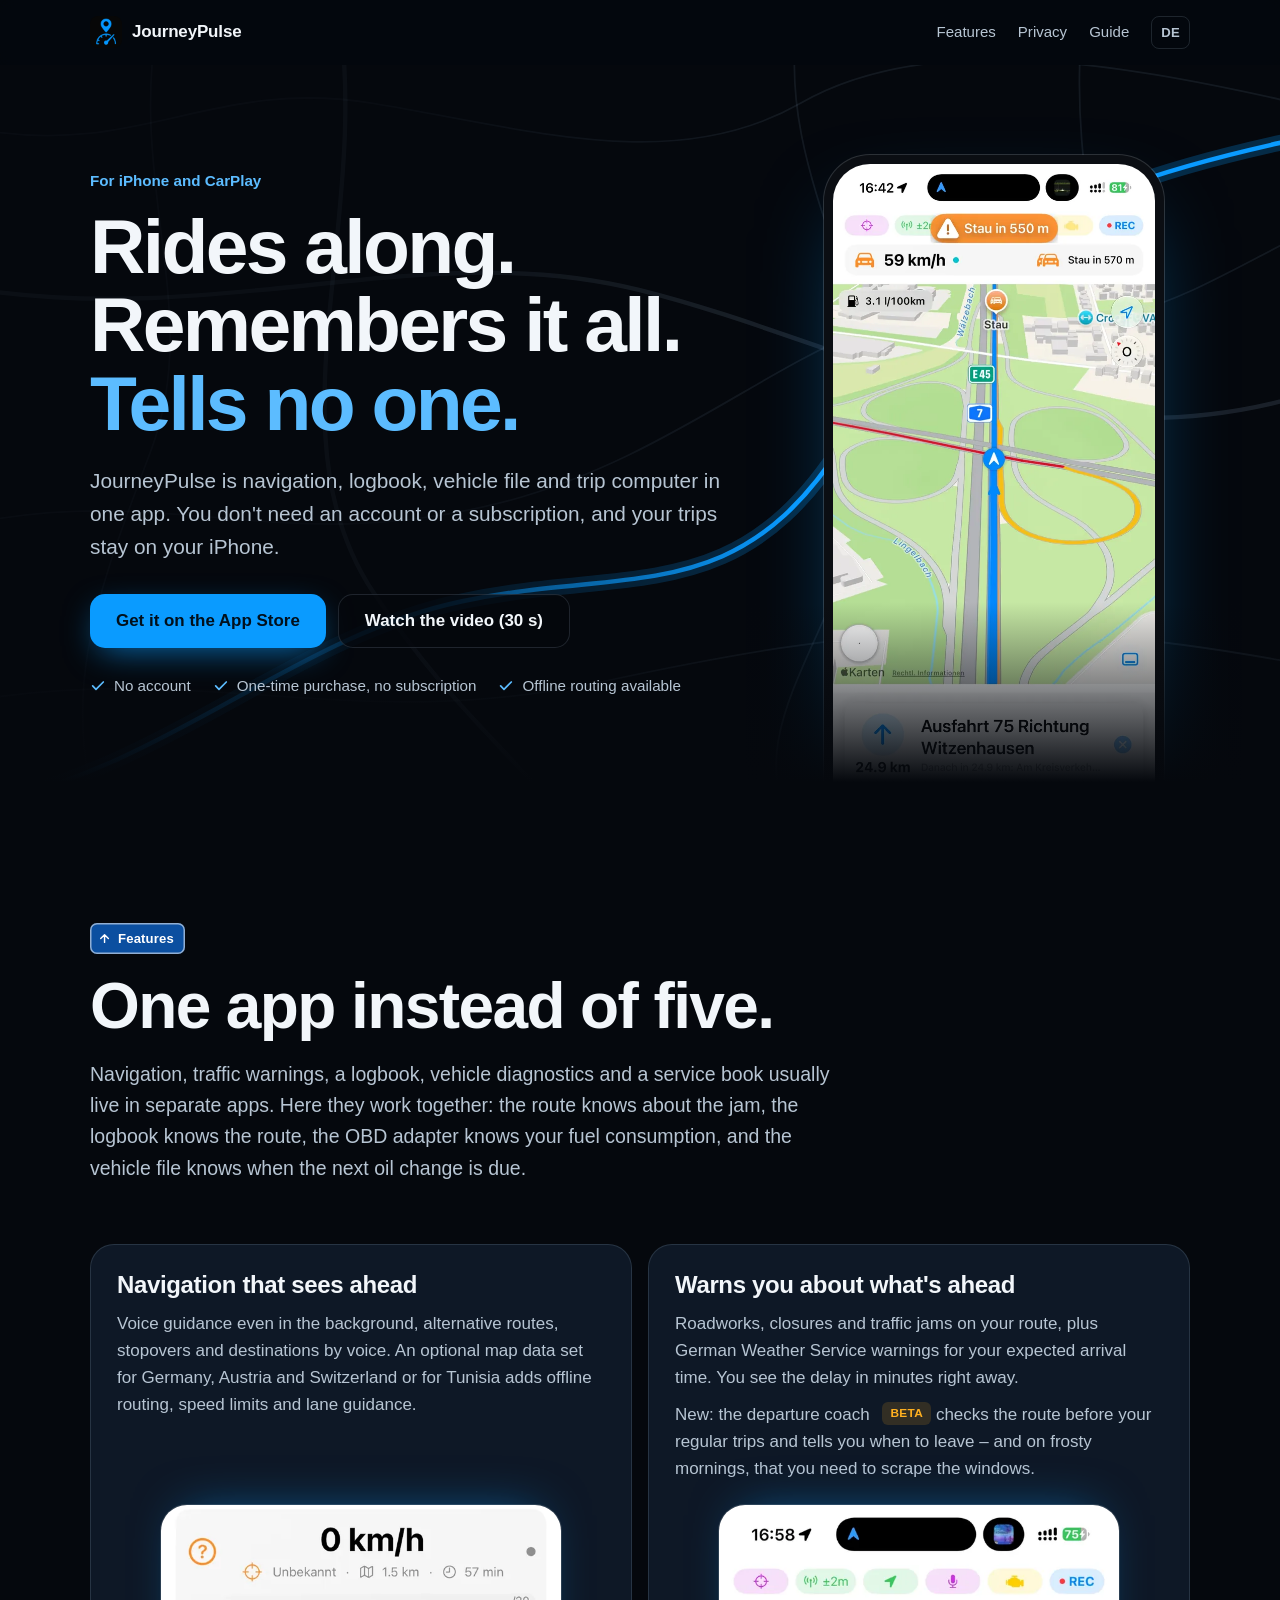
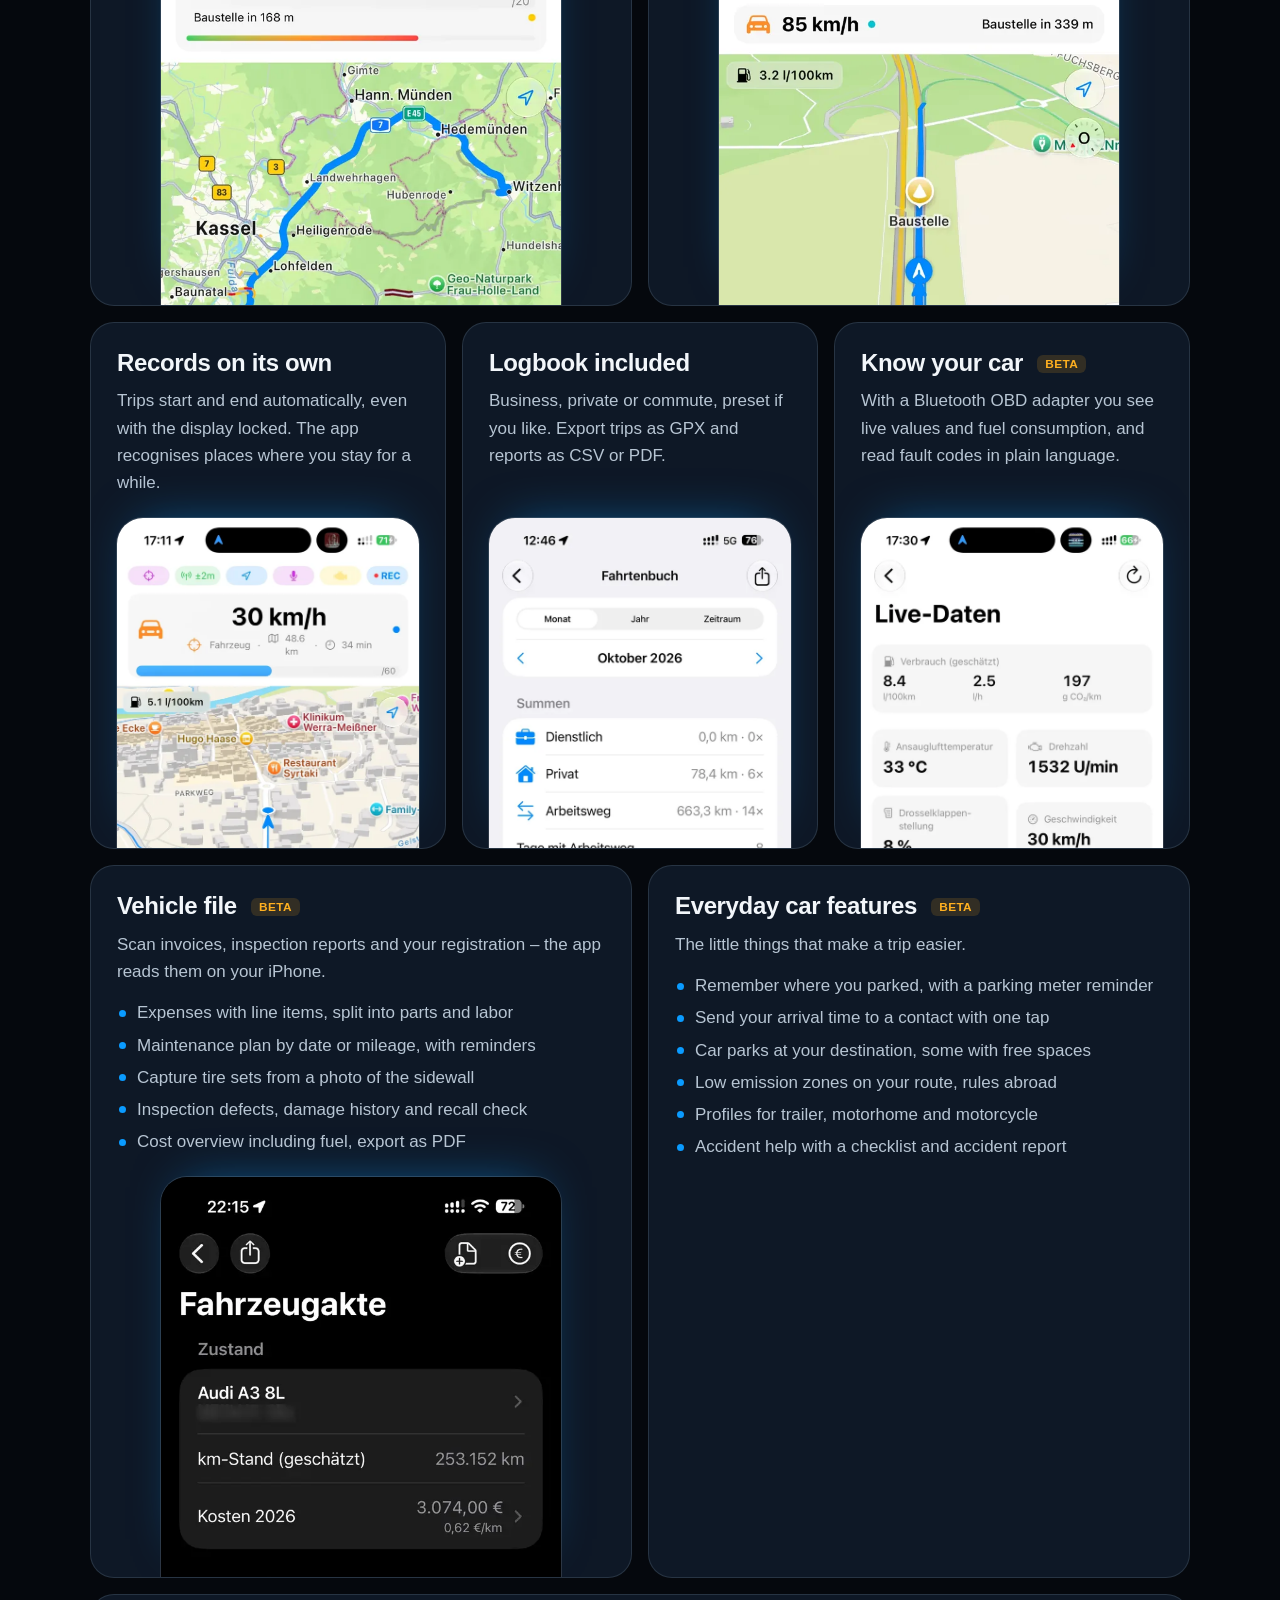
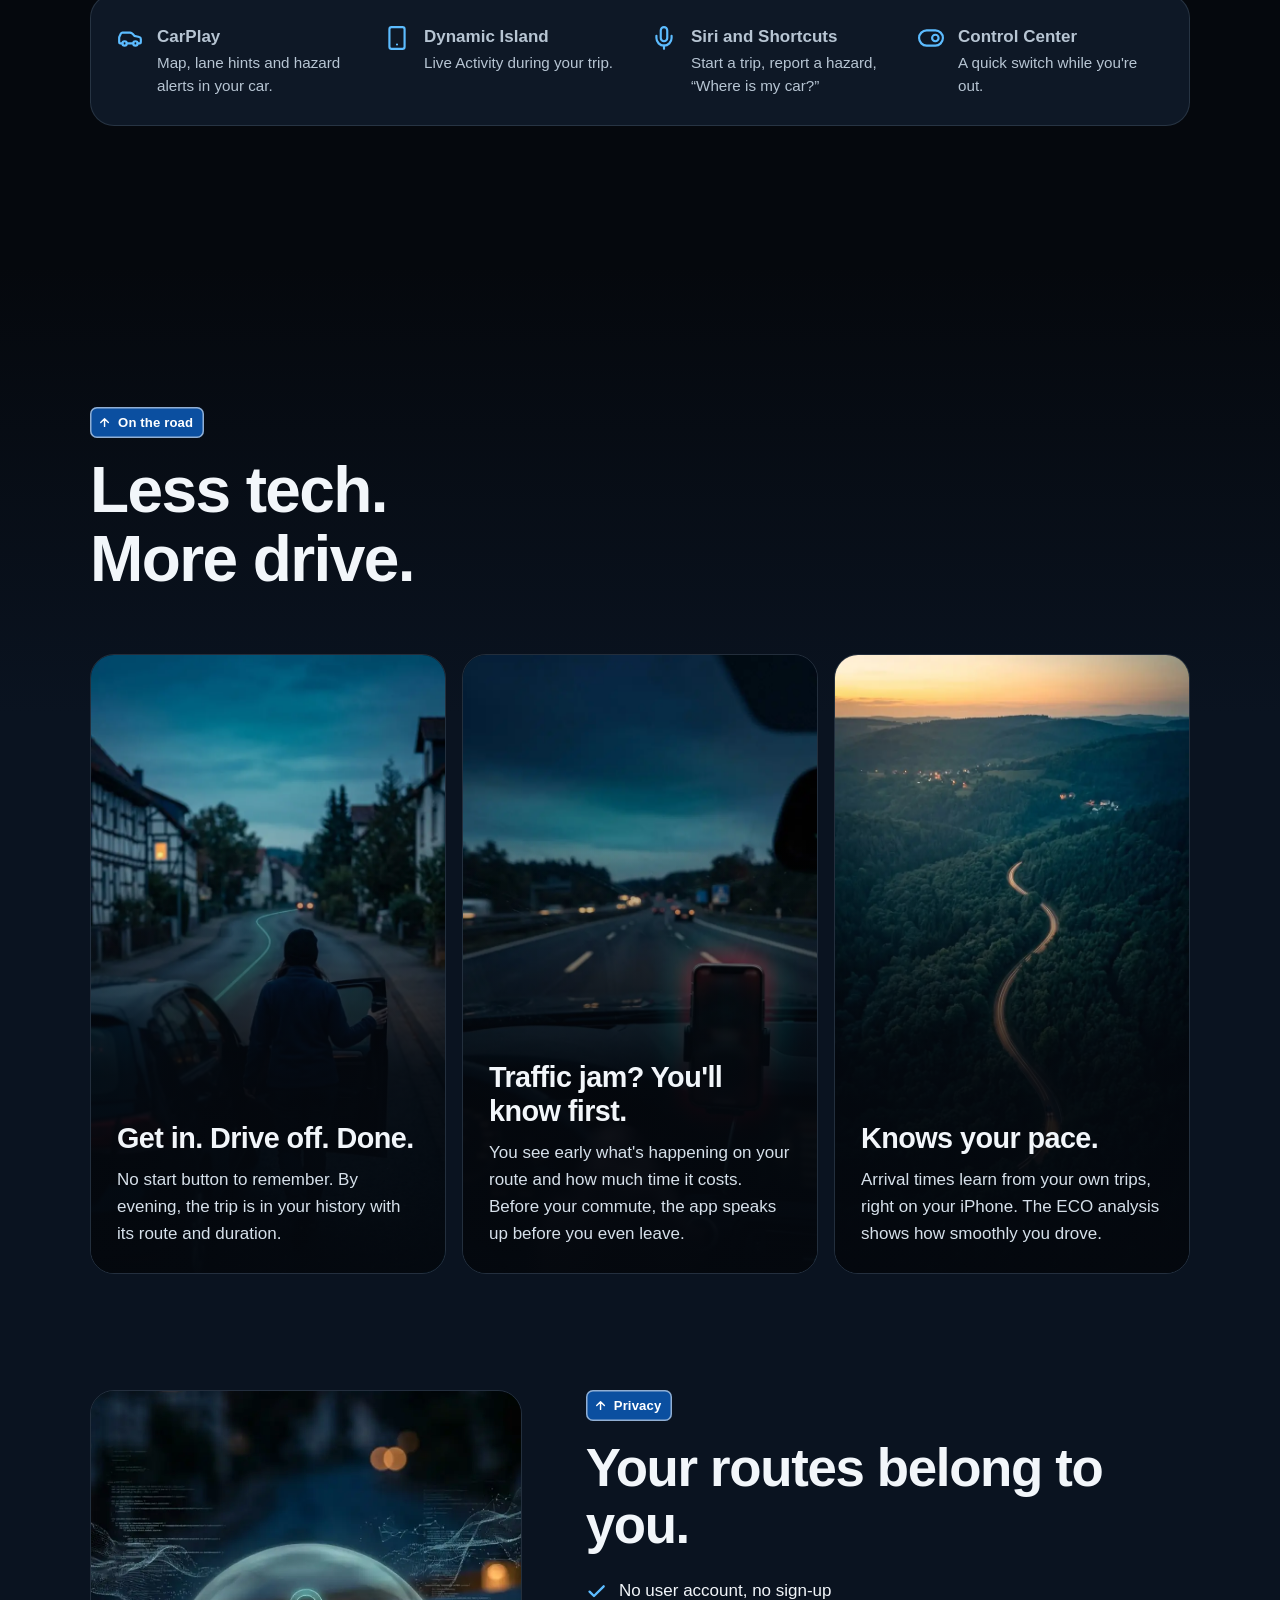
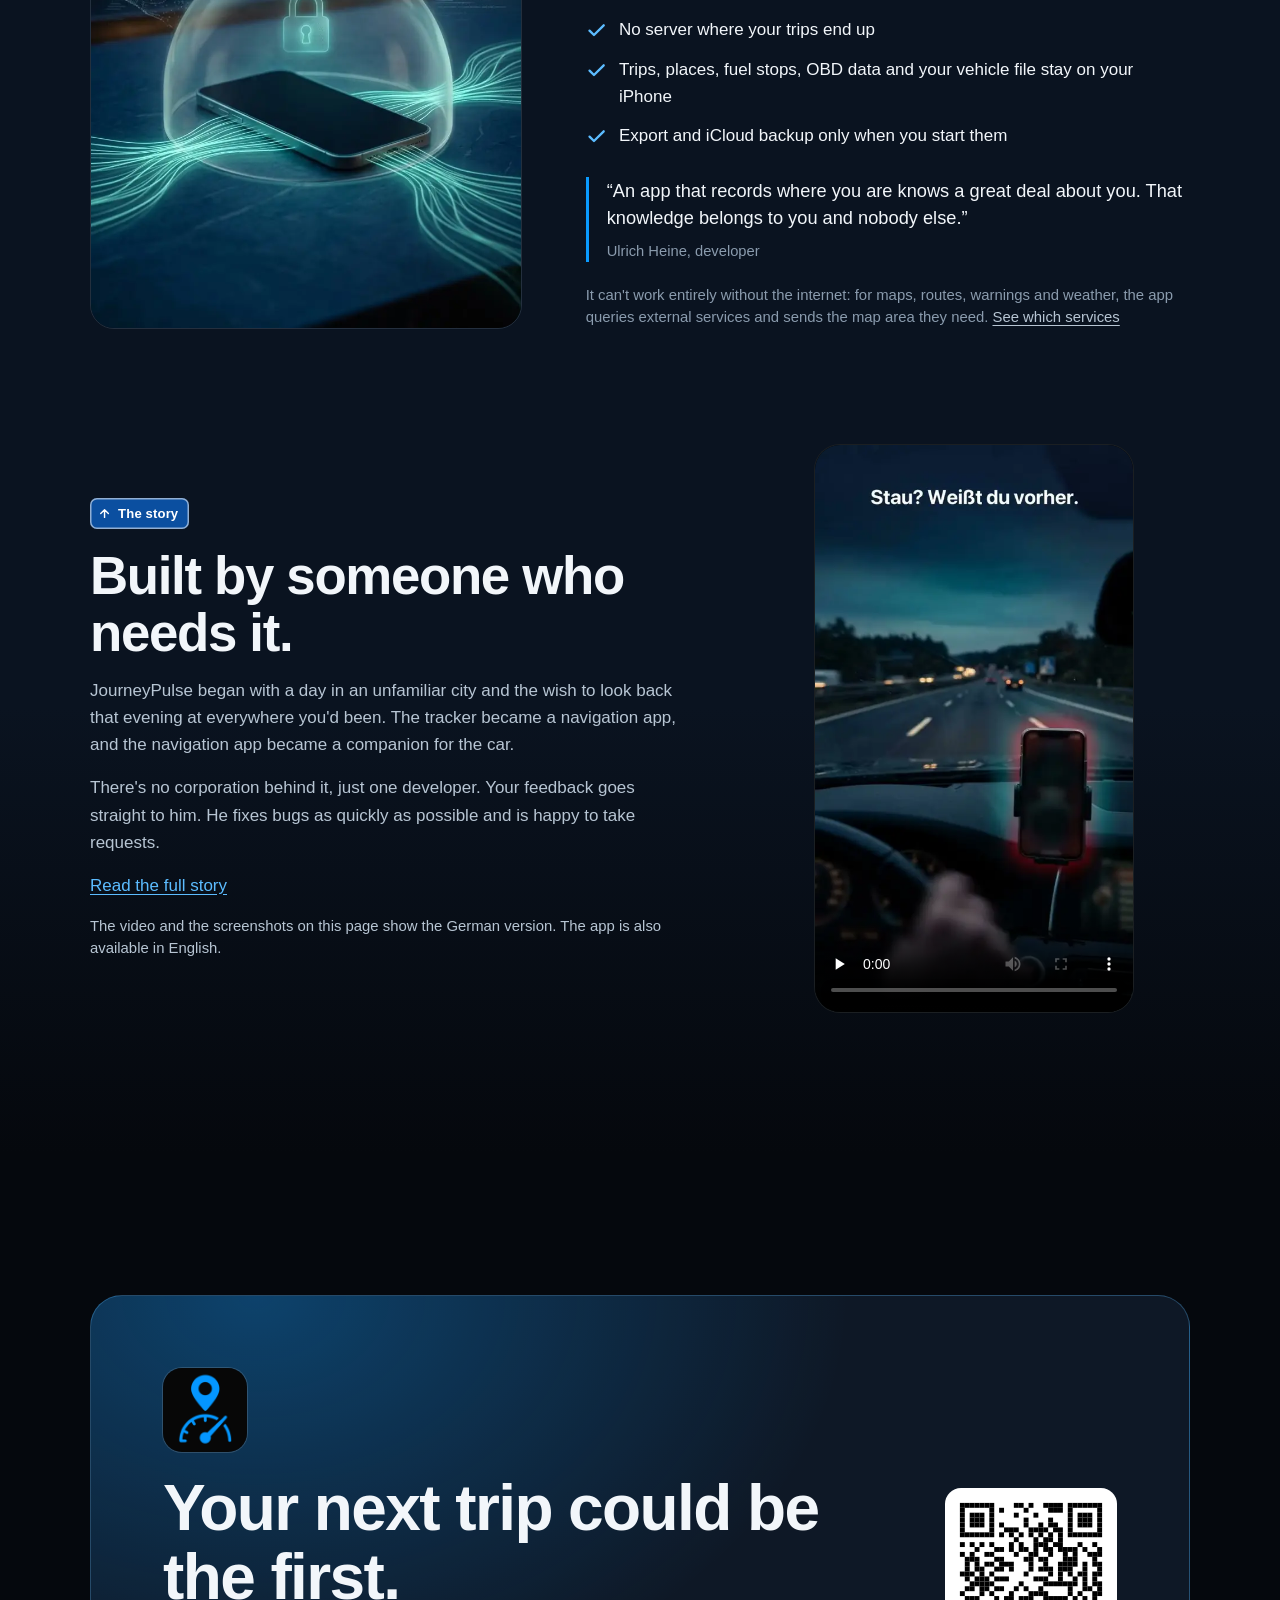
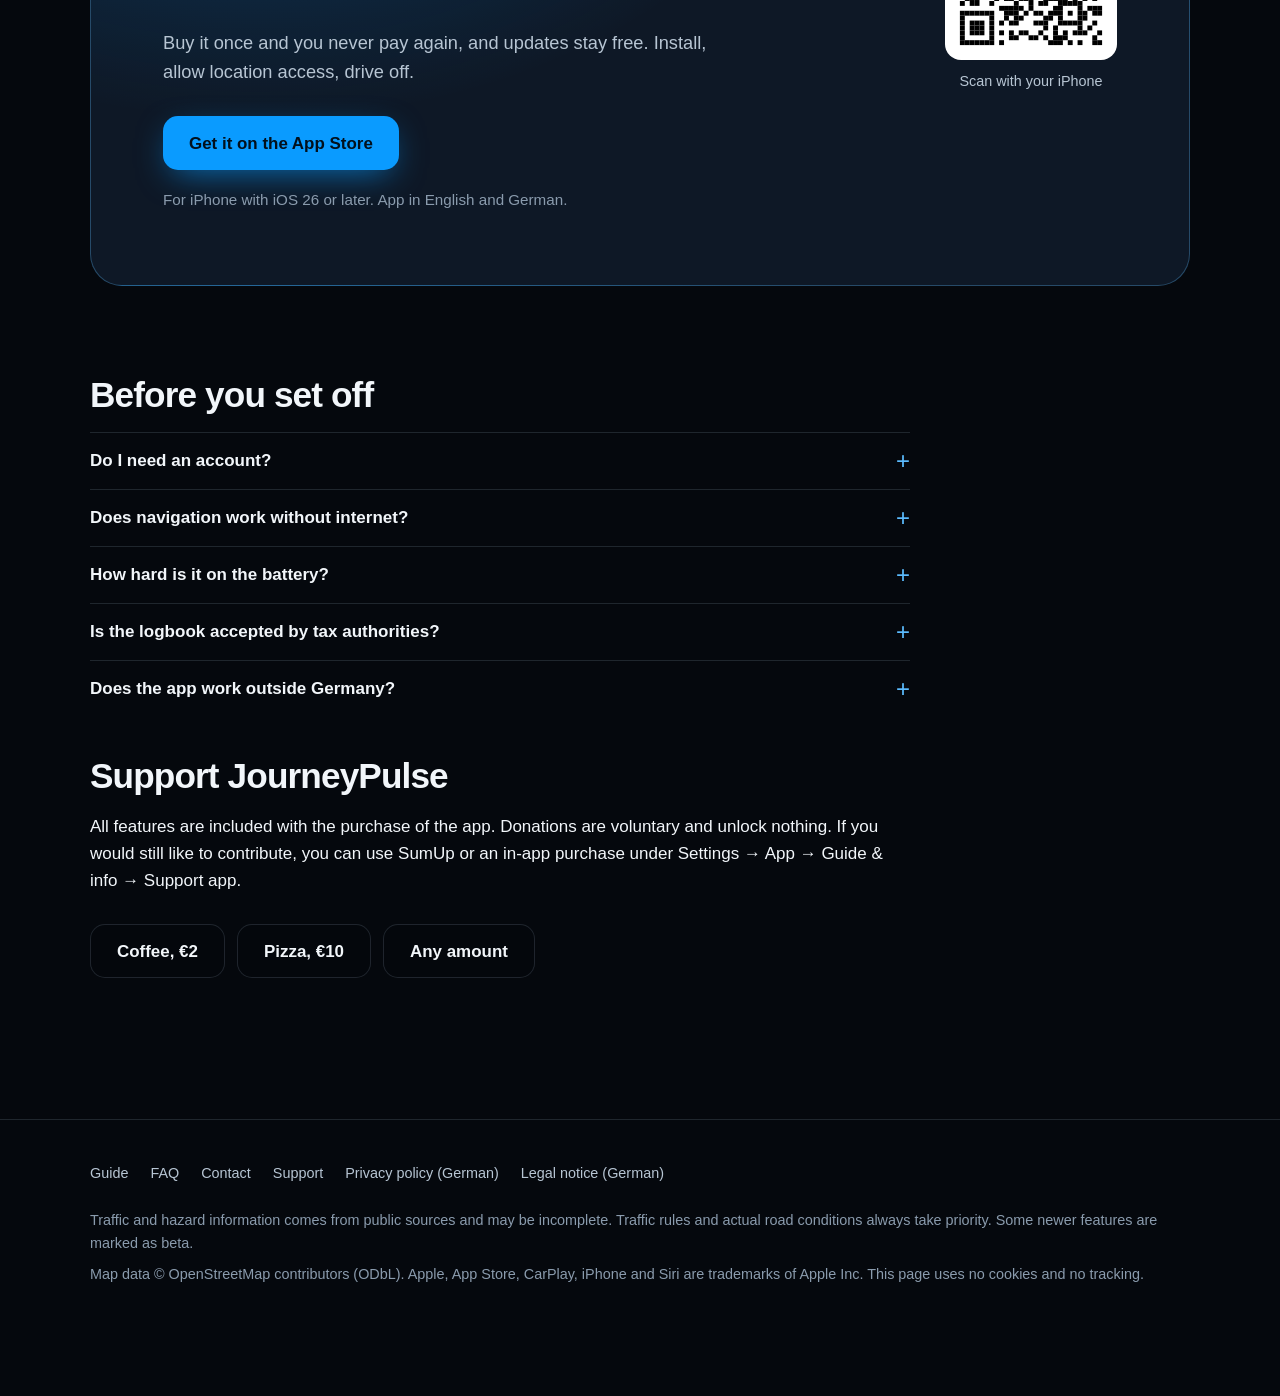
<file: en.html>
<!DOCTYPE html>
<html lang="en">
<head>
<meta charset="utf-8">
<meta name="viewport" content="width=device-width, initial-scale=1, viewport-fit=cover">
<title>JourneyPulse: navigation, logbook and vehicle file for iPhone</title>
<meta name="description" content="Navigation, automatic trip recording, warnings along your route, a vehicle file and OBD diagnostics in one iPhone app. No account, no subscription, and your trips stay on your device.">
<meta name="theme-color" content="#05080d">
<meta name="apple-itunes-app" content="app-id=6749818889">
<link rel="canonical" href="https://uheine.github.io/journeypulse-legal/en.html">
<link rel="alternate" hreflang="de" href="https://uheine.github.io/journeypulse-legal/">
<link rel="alternate" hreflang="en" href="https://uheine.github.io/journeypulse-legal/en.html">
<link rel="icon" type="image/png" href="favicon.png">
<link rel="apple-touch-icon" href="assets/icon-180.png">
<meta property="og:type" content="website">
<meta property="og:locale" content="en_US">
<meta property="og:title" content="JourneyPulse: Rides along. Remembers it all. Tells no one.">
<meta property="og:description" content="Navigation, logbook, vehicle file and trip computer in one iPhone app. No account, no subscription.">
<meta property="og:url" content="https://uheine.github.io/journeypulse-legal/en.html">
<meta property="og:image" content="https://uheine.github.io/journeypulse-legal/assets/og-en.jpg">
<meta name="twitter:card" content="summary_large_image">
<link rel="stylesheet" href="assets/site.css">
<script>document.documentElement.classList.add('js')</script>
<script type="application/ld+json">
{"@context":"https://schema.org","@type":"MobileApplication","name":"JourneyPulse","operatingSystem":"iOS 26","applicationCategory":"TravelApplication","installUrl":"https://apps.apple.com/app/id6749818889","author":{"@type":"Person","name":"Ulrich Heine"}}
</script>
</head>
<body>
<svg width="0" height="0" style="position:absolute" aria-hidden="true">
  <symbol id="i-up" viewBox="0 0 24 24"><path d="M12 19V5M5 12l7-7 7 7"/></symbol>
  <symbol id="i-flag" viewBox="0 0 24 24"><path d="M4 15s1-1 4-1 5 2 8 2 4-1 4-1V3s-1 1-4 1-5-2-8-2-4 1-4 1z"/><path d="M4 22v-7"/></symbol>
  <symbol id="i-check" viewBox="0 0 24 24"><path d="M20 6 9 17l-5-5"/></symbol>
  <symbol id="i-car" viewBox="0 0 24 24"><path d="M19 17h2c.6 0 1-.4 1-1v-3c0-.9-.7-1.7-1.5-1.9C18.7 10.6 16 10 16 10s-1.3-1.4-2.2-2.3c-.5-.4-1.1-.7-1.8-.7H5c-.6 0-1.1.4-1.4.9l-1.4 2.9A3.7 3.7 0 0 0 2 12v4c0 .6.4 1 1 1h2"/><circle cx="7" cy="17" r="2"/><path d="M9 17h6"/><circle cx="17" cy="17" r="2"/></symbol>
  <symbol id="i-phone" viewBox="0 0 24 24"><rect x="5" y="2" width="14" height="20" rx="2"/><path d="M12 18h.01"/></symbol>
  <symbol id="i-mic" viewBox="0 0 24 24"><path d="M12 2a3 3 0 0 0-3 3v7a3 3 0 0 0 6 0V5a3 3 0 0 0-3-3Z"/><path d="M19 10v2a7 7 0 0 1-14 0v-2"/><path d="M12 19v3"/></symbol>
  <symbol id="i-toggle" viewBox="0 0 24 24"><rect x="1" y="5" width="22" height="14" rx="7"/><circle cx="16" cy="12" r="3"/></symbol>
</svg>
<a class="skip" href="#content">Skip to content</a>

<header class="top">
  <div class="wrap">
    <a class="brand" href="#content"><img src="assets/icon-96.png" width="32" height="32" alt="">JourneyPulse</a>
    <nav aria-label="Main navigation">
      <a class="opt" href="#features">Features</a>
      <a class="opt" href="#privacy">Privacy</a>
      <a class="opt" href="https://github.com/uheine/journeypulse-legal/wiki/Home-en">Guide</a>
      <a class="lang" href="./" lang="de" hreflang="de" aria-label="Deutsche Version">DE</a>
    </nav>
  </div>
</header>

<main id="content">
  <div class="route" aria-hidden="true"><i></i></div>

  <!-- A: Attention -->
  <section class="hero">
    <svg class="hero-map" viewBox="0 0 1440 900" preserveAspectRatio="xMidYMid slice" aria-hidden="true">
      <path class="road big" d="M-20 300C260 340 480 240 720 300S1180 500 1460 420"/>
      <path class="road big" d="M380 -20C420 220 300 460 420 640S640 860 620 920"/>
      <path class="road" d="M-20 560C200 520 320 600 560 540S940 300 1100 330 1340 300 1460 240"/>
      <path class="road" d="M900 -20C860 180 1020 340 980 520S820 800 900 920"/>
      <path class="road" d="M-20 120C160 150 240 60 420 90S760 170 900 90 1240 40 1460 90"/>
      <path class="road" d="M180 -20C140 180 230 320 170 480S60 760 120 920"/>
      <path class="road" d="M1220 -20C1190 200 1290 380 1240 560S1130 780 1190 920"/>
      <path class="road" d="M-20 760C240 720 400 800 680 740S1140 660 1460 720"/>
      <path class="halo" pathLength="1" d="M-20 880C200 830 330 690 520 650S830 660 950 470 1130 200 1460 130"/>
      <path class="line" pathLength="1" d="M-20 880C200 830 330 690 520 650S830 660 950 470 1130 200 1460 130"/>
    </svg>
    <div class="wrap hero-grid">
      <div class="hero-copy">
        <p class="kicker">For iPhone and CarPlay</p>
        <h1><span>Rides along.</span><span>Remembers it all.</span><span class="pulse-word">Tells no one.</span></h1>
        <p class="lead">JourneyPulse is navigation, logbook, vehicle file and trip computer in one app. You don't need an account or a subscription, and your trips stay on your iPhone.</p>
        <div class="cta-row">
          <a class="btn primary" href="https://apps.apple.com/app/id6749818889">Get it on the App Store</a>
          <a class="btn ghost" href="#video">Watch the video (30 s)</a>
        </div>
        <ul class="facts">
          <li><svg class="icon" aria-hidden="true"><use href="#i-check"/></svg>No account</li>
          <li><svg class="icon" aria-hidden="true"><use href="#i-check"/></svg>One-time purchase, no subscription</li>
          <li><svg class="icon" aria-hidden="true"><use href="#i-check"/></svg>Offline routing available</li>
        </ul>
      </div>
      <div class="phone hero-phone">
        <img src="assets/shot-stau.webp" width="640" height="1390" alt="JourneyPulse during navigation, shown in German: a traffic jam warning 550 m ahead, the next exit instruction and an 8-minute delay caused by the jam." fetchpriority="high">
      </div>
    </div>
  </section>

  <!-- I: Interest -->
  <section class="section" id="features" data-stop="Features">
    <span class="wp" aria-hidden="true"></span>
    <div class="wrap">
      <div class="head reveal">
        <span class="sign"><svg class="icon" aria-hidden="true"><use href="#i-up"/></svg>Features</span>
        <h2>One app instead of five.</h2>
        <p>Navigation, traffic warnings, a logbook, vehicle diagnostics and a service book usually live in separate apps. Here they work together: the route knows about the jam, the logbook knows the route, the OBD adapter knows your fuel consumption, and the vehicle file knows when the next oil change is due.</p>
      </div>
      <div class="bento">
        <article class="card c3 reveal">
          <div class="txt">
            <h3>Navigation that sees ahead</h3>
            <p>Voice guidance even in the background, alternative routes, stopovers and destinations by voice. An optional map data set for Germany, Austria and Switzerland or for Tunisia adds offline routing, speed limits and lane guidance.</p>
          </div>
          <div class="peek mid"><div class="frame"><img src="assets/shot-route.webp" width="640" height="1390" loading="lazy" alt="Route overview with the recommended route and an alternative on the map."></div></div>
        </article>
        <article class="card c3 reveal">
          <div class="txt">
            <h3>Warns you about what's ahead</h3>
            <p>Roadworks, closures and traffic jams on your route, plus German Weather Service warnings for your expected arrival time. You see the delay in minutes right away.</p>
            <p>New: the departure coach <span class="tag">BETA</span> checks the route before your regular trips and tells you when to leave – and on frosty mornings, that you need to scrape the windows.</p>
          </div>
          <div class="peek"><div class="frame"><img src="assets/shot-baustelle.webp" width="640" height="1390" loading="lazy" alt="Navigation with a roadworks warning 339 m ahead, a 120 speed limit and lane guidance."></div></div>
        </article>
        <article class="card c2 reveal">
          <div class="txt">
            <h3>Records on its own</h3>
            <p>Trips start and end automatically, even with the display locked. The app recognises places where you stay for a while.</p>
          </div>
          <div class="peek"><div class="frame"><img src="assets/shot-live.webp" width="640" height="973" loading="lazy" alt="Live view with current speed, a 30 speed limit and a map of nearby places."></div></div>
        </article>
        <article class="card c2 reveal">
          <div class="txt">
            <h3>Logbook included</h3>
            <p>Business, private or commute, preset if you like. Export trips as GPX and reports as CSV or PDF.</p>
          </div>
          <div class="peek"><div class="frame"><img src="assets/shot-fahrtenbuch.webp" width="640" height="1390" loading="lazy" alt="Logbook with monthly totals for business trips, private trips and the commute."></div></div>
        </article>
        <article class="card c2 reveal">
          <div class="txt">
            <h3>Know your car <span class="tag">BETA</span></h3>
            <p>With a Bluetooth OBD adapter you see live values and fuel consumption, and read fault codes in plain language.</p>
          </div>
          <div class="peek"><div class="frame"><img src="assets/shot-obd.webp" width="640" height="1390" loading="lazy" alt="OBD live data: fuel consumption, engine speed, coolant temperature, engine load and more."></div></div>
        </article>
        <article class="card c3 reveal">
          <div class="txt">
            <h3>Vehicle file <span class="tag">BETA</span></h3>
            <p>Scan invoices, inspection reports and your registration – the app reads them on your iPhone.</p>
            <ul>
              <li>Expenses with line items, split into parts and labor</li>
              <li>Maintenance plan by date or mileage, with reminders</li>
              <li>Capture tire sets from a photo of the sidewall</li>
              <li>Inspection defects, damage history and recall check</li>
              <li>Cost overview including fuel, export as PDF</li>
            </ul>
          </div>
          <div class="peek"><div class="frame"><img src="assets/shot-fahrzeugakte.webp" width="640" height="1390" loading="lazy" alt="Vehicle file with the car, estimated mileage, yearly costs and upcoming maintenance such as oil change, coolant and timing belt."></div></div>
        </article>
        <article class="card c3 reveal">
          <div class="txt">
            <h3>Everyday car features <span class="tag">BETA</span></h3>
            <p>The little things that make a trip easier.</p>
            <ul>
              <li>Remember where you parked, with a parking meter reminder</li>
              <li>Send your arrival time to a contact with one tap</li>
              <li>Car parks at your destination, some with free spaces</li>
              <li>Low emission zones on your route, rules abroad</li>
              <li>Profiles for trailer, motorhome and motorcycle</li>
              <li>Accident help with a checklist and accident report</li>
            </ul>
          </div>
        </article>
        <article class="card span-all reveal">
          <div class="strip">
            <div><svg class="icon" aria-hidden="true"><use href="#i-car"/></svg><p><b>CarPlay</b><span>Map, lane hints and hazard alerts in your car.</span></p></div>
            <div><svg class="icon" aria-hidden="true"><use href="#i-phone"/></svg><p><b>Dynamic Island</b><span>Live Activity during your trip.</span></p></div>
            <div><svg class="icon" aria-hidden="true"><use href="#i-mic"/></svg><p><b>Siri and Shortcuts</b><span>Start a trip, report a hazard, “Where is my car?”</span></p></div>
            <div><svg class="icon" aria-hidden="true"><use href="#i-toggle"/></svg><p><b>Control Center</b><span>A quick switch while you're out.</span></p></div>
          </div>
        </article>
      </div>
    </div>
  </section>

  <!-- D: Desire -->
  <div class="desire">
    <section class="section" id="on-the-road" data-stop="How it feels">
      <span class="wp" aria-hidden="true"></span>
      <div class="wrap">
        <div class="head reveal">
          <span class="sign"><svg class="icon" aria-hidden="true"><use href="#i-up"/></svg>On the road</span>
          <h2>Less tech.<br>More drive.</h2>
        </div>
        <div class="scenes">
          <article class="scene reveal">
            <img src="assets/scene-start.webp" width="768" height="1376" loading="lazy" alt="A person gets into a car at dusk in an old town street, with a glowing line showing the way.">
            <div><h3>Get in. Drive off. Done.</h3><p>No start button to remember. By evening, the trip is in your history with its route and duration.</p></div>
          </article>
          <article class="scene reveal">
            <img src="assets/scene-stau.webp" width="768" height="1376" loading="lazy" alt="View from a car onto a motorway at dusk, with the iPhone in its mount glowing a warning red.">
            <div><h3>Traffic jam? You'll know first.</h3><p>You see early what's happening on your route and how much time it costs. Before your commute, the app speaks up before you even leave.</p></div>
          </article>
          <article class="scene reveal">
            <img src="assets/scene-strasse.webp" width="768" height="1376" loading="lazy" alt="Aerial view of a winding country road through dark forest, with light trails following the road.">
            <div><h3>Knows your pace.</h3><p>Arrival times learn from your own trips, right on your iPhone. The ECO analysis shows how smoothly you drove.</p></div>
          </article>
        </div>

        <div class="privacy" id="privacy" data-stop="Privacy">
          <div class="pic reveal"><img src="assets/scene-daten.webp" width="768" height="1376" loading="lazy" alt="An iPhone under a glowing glass dome with a padlock symbol."></div>
          <div class="reveal">
            <span class="sign"><svg class="icon" aria-hidden="true"><use href="#i-up"/></svg>Privacy</span>
            <h2>Your routes belong to you.</h2>
            <ul class="checks">
              <li><svg class="icon" aria-hidden="true"><use href="#i-check"/></svg>No user account, no sign-up</li>
              <li><svg class="icon" aria-hidden="true"><use href="#i-check"/></svg>No server where your trips end up</li>
              <li><svg class="icon" aria-hidden="true"><use href="#i-check"/></svg>Trips, places, fuel stops, OBD data and your vehicle file stay on your iPhone</li>
              <li><svg class="icon" aria-hidden="true"><use href="#i-check"/></svg>Export and iCloud backup only when you start them</li>
            </ul>
            <blockquote>“An app that records where you are knows a great deal about you. That knowledge belongs to you and nobody else.”<footer>Ulrich Heine, developer</footer></blockquote>
            <p class="fine">It can't work entirely without the internet: for maps, routes, warnings and weather, the app queries external services and sends the map area they need. <a href="https://github.com/uheine/journeypulse-legal/wiki/Privacy">See which services</a></p>
          </div>
        </div>

        <div class="story" id="video" data-stop="The video">
          <div class="reveal">
            <span class="sign"><svg class="icon" aria-hidden="true"><use href="#i-up"/></svg>The story</span>
            <h2>Built by someone who needs it.</h2>
            <p>JourneyPulse began with a day in an unfamiliar city and the wish to look back that evening at everywhere you'd been. The tracker became a navigation app, and the navigation app became a companion for the car.</p>
            <p>There's no corporation behind it, just one developer. Your feedback goes straight to him. He fixes bugs as quickly as possible and is happy to take requests.</p>
            <p><a href="https://github.com/uheine/journeypulse-legal/wiki/The-Story-of-JourneyPulse">Read the full story</a></p>
            <p class="fine">The video and the screenshots on this page show the German version. The app is also available in English.</p>
          </div>
          <div class="player reveal">
            <video controls playsinline preload="none" poster="assets/promo-poster.webp" width="720" height="1280" aria-label="JourneyPulse in 30 seconds, in German">
              <source src="assets/promo.mp4" type="video/mp4">
            </video>
          </div>
        </div>
      </div>
    </section>
  </div>

  <!-- A: Action -->
  <section class="section" id="ziel" data-stop="Destination: App Store">
    <span class="wp" aria-hidden="true"></span>
    <div class="wrap">
      <div class="action reveal">
        <div>
          <img class="app" src="assets/icon-180.png" width="84" height="84" alt="">
          <h2>Your next trip could be the first.</h2>
          <p>Buy it once and you never pay again, and updates stay free. Install, allow location access, drive off.</p>
          <div class="cta-row">
            <a class="btn primary" href="https://apps.apple.com/app/id6749818889">Get it on the App Store</a>
          </div>
          <p class="req">For iPhone with iOS 26 or later. App in English and German.</p>
        </div>
        <div class="qr">
          <img src="assets/qr-appstore.svg" width="172" height="172" loading="lazy" alt="QR code for the app on the App Store">
          <span>Scan with your iPhone</span>
        </div>
      </div>

      <div class="faq">
        <h2>Before you set off</h2>
        <details><summary>Do I need an account?</summary><p>No. There's no sign-up and no user account. Install the app and drive.</p></details>
        <details><summary>Does navigation work without internet?</summary><p>Yes, with an optional map data set for Germany, Austria and Switzerland or for Tunisia, the app calculates routes on the device. Without map data it uses Apple Maps, which needs a connection.</p></details>
        <details><summary>How hard is it on the battery?</summary><p>Background recording uses GPS and can increase battery use. Location tracking adapts to your movement, and the “important places only” profile is especially frugal.</p></details>
        <details><summary>Is the logbook accepted by tax authorities?</summary><p>No. It's a private overview, for example for commuting allowances. It has no edit lock and no mandatory odometer reading.</p></details>
        <details><summary>Does the app work outside Germany?</summary><p>Offline maps are available for Germany, Austria, Switzerland and Tunisia. Official traffic data and weather warnings come from German sources. Other limits are listed under <a href="https://github.com/uheine/journeypulse-legal/wiki/Known-Limitations">Known Limitations</a>.</p></details>
        <h2 id="support" style="margin-top:2.5rem">Support JourneyPulse</h2>
        <p>All features are included with the purchase of the app. Donations are voluntary and unlock nothing. If you would still like to contribute, you can use SumUp or an in-app purchase under Settings → App → Guide &amp; info → Support app.</p>
        <div class="cta-row">
          <a class="btn ghost" href="https://pay.sumup.com/b2c/QR79VUDD" rel="noopener">Coffee, €2</a>
          <a class="btn ghost" href="https://pay.sumup.com/b2c/Q1OMNMLJ" rel="noopener">Pizza, €10</a>
          <a class="btn ghost" href="https://pay.sumup.com/b2c/QBM4OZHE" rel="noopener">Any amount</a>
        </div>
      </div>
    </div>
  </section>
</main>

<footer class="site">
  <div class="wrap">
    <nav aria-label="More pages">
      <a href="https://github.com/uheine/journeypulse-legal/wiki/Home-en">Guide</a>
      <a href="https://github.com/uheine/journeypulse-legal/wiki/FAQ-en">FAQ</a>
      <a href="mailto:apps@uheine.com">Contact</a>
      <a href="#support">Support</a>
      <a href="datenschutz.html" hreflang="de">Privacy policy (German)</a>
      <a href="impressum.html" hreflang="de">Legal notice (German)</a>
    </nav>
    <p>Traffic and hazard information comes from public sources and may be incomplete. Traffic rules and actual road conditions always take priority. Some newer features are marked as beta.</p>
    <p>Map data © OpenStreetMap contributors (ODbL). Apple, App Store, CarPlay, iPhone and Siri are trademarks of Apple Inc. This page uses no cookies and no tracking.</p>
  </div>
</footer>

<aside class="hud" aria-label="Progress on this page" data-in="In" data-arrived="You have arrived" data-arrived-hint="Drive safely!">
  <a class="next" href="#features">
    <span class="turn"><svg class="icon" aria-hidden="true"><use href="#i-up"/></svg></span>
    <span class="where"><b>In 300 m</b><span>Features</span></span>
  </a>
  <a class="btn primary" href="https://apps.apple.com/app/id6749818889">App Store</a>
</aside>

<script src="assets/site.js" defer></script>
</body>
</html>
</file>
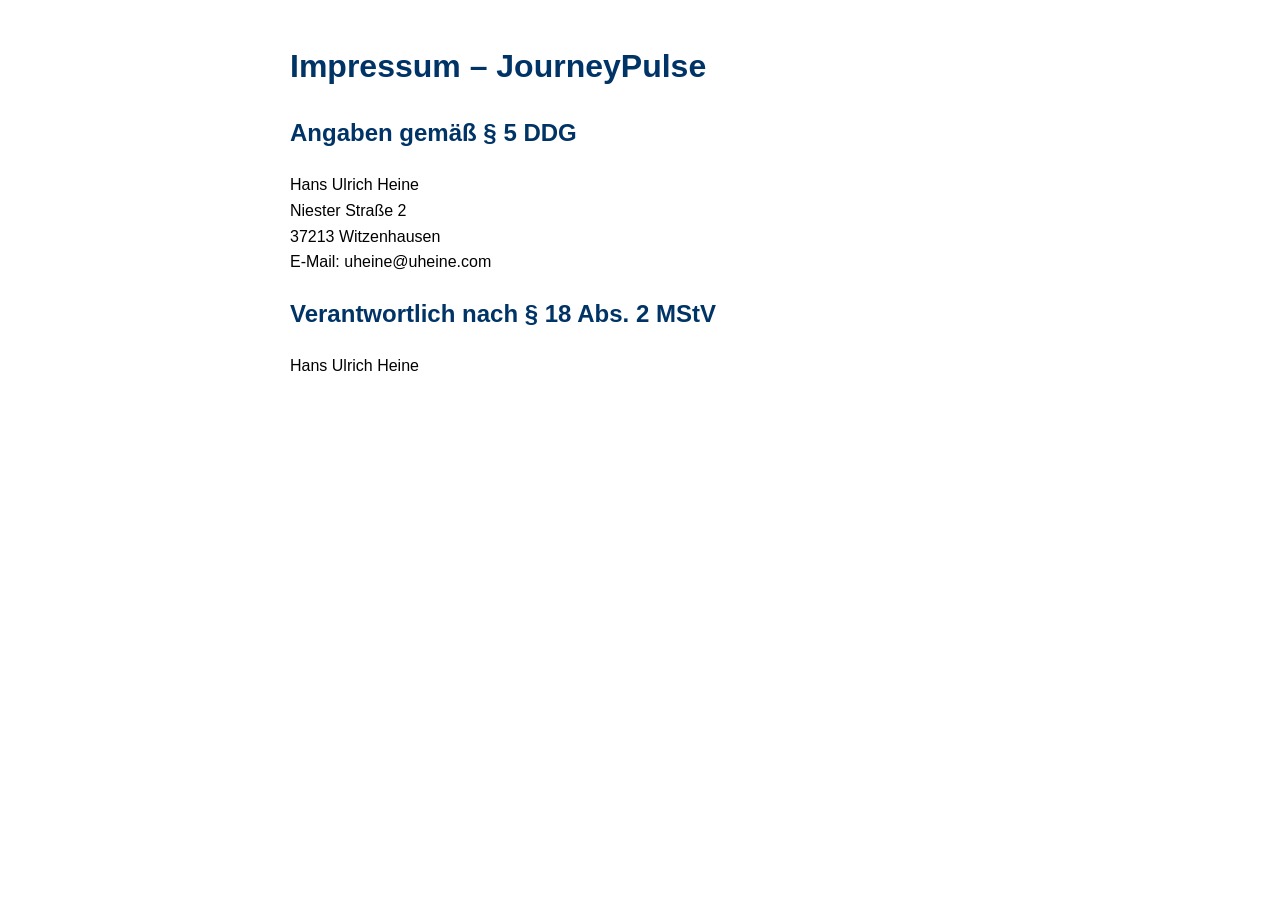
<file: impressum.html>
<!DOCTYPE html>
<html lang="de">
<head>
  <meta charset="UTF-8">
  <title>Impressum – JourneyPulse</title>
  <style>
    body { max-width: 700px; margin: auto; font-family: sans-serif; line-height: 1.6; padding: 20px; }
    h1,h2 { color: #003366; }
  </style>
</head>
<body>
  <h1>Impressum – JourneyPulse</h1>

  <h2>Angaben gemäß § 5 DDG</h2>
  <p>Hans Ulrich Heine<br>Niester Straße 2<br>37213 Witzenhausen<br>E-Mail: uheine@uheine.com</p>

  <h2>Verantwortlich nach § 18 Abs. 2 MStV</h2>
  <p>Hans Ulrich Heine</p>
</body>
</html>
</file>
<file: assets/site.css>
:root {
  color-scheme: dark;
  --bg: #05080d;
  --bg-2: #0a1320;
  --card: #0e1826;
  --card-2: #142234;
  --line: rgba(190, 215, 240, .14);
  --text: #f2f6fa;
  --text-2: #b7c5d3;
  --text-3: #8a9bad;
  --blue: #0a9bff;
  --blue-text: #5cbcff;
  --amber: #ffb020;
  --radius: 24px;
  --gutter: clamp(16px, 4vw, 40px);
  --ease: cubic-bezier(.2, .7, .2, 1);
  --route-x: max(20px, calc(50vw - 660px));
}

* { box-sizing: border-box; }
html { scroll-behavior: smooth; scroll-padding-top: 88px; -webkit-text-size-adjust: 100%; }
body {
  margin: 0;
  background: var(--bg);
  color: var(--text);
  font: 400 17px/1.6 -apple-system, BlinkMacSystemFont, "SF Pro Text", "Segoe UI", Roboto, "Helvetica Neue", Arial, sans-serif;
  -webkit-font-smoothing: antialiased;
  overflow-x: clip;
}
img, video, svg { display: block; max-width: 100%; }
img, video { height: auto; }
a { color: var(--blue-text); text-underline-offset: 3px; }
:focus-visible { outline: 3px solid var(--blue-text); outline-offset: 3px; border-radius: 6px; }
h1, h2, h3 { margin: 0; font-family: -apple-system, BlinkMacSystemFont, "SF Pro Display", "Segoe UI", Roboto, sans-serif; letter-spacing: -.025em; line-height: 1.08; }
h2 { font-size: clamp(2.25rem, 5.4vw, 4rem); font-weight: 800; }
h3 { font-size: 1.5rem; font-weight: 700; line-height: 1.2; letter-spacing: -.015em; }
p { margin: 0; }
.icon { width: 1.25em; height: 1.25em; fill: none; stroke: currentColor; stroke-width: 2; stroke-linecap: round; stroke-linejoin: round; flex: none; }
.wrap { width: min(1180px, 100%); margin-inline: auto; padding-inline: var(--gutter); }
.skip { position: absolute; left: 12px; top: -60px; z-index: 100; padding: 10px 16px; background: var(--text); color: var(--bg); border-radius: 10px; }
.skip:focus { top: 12px; }

/* Kopfzeile */
.top { position: sticky; top: 0; z-index: 40; background: rgba(5, 8, 13, .78); backdrop-filter: saturate(160%) blur(14px); -webkit-backdrop-filter: saturate(160%) blur(14px); border-bottom: 1px solid transparent; transition: border-color .2s; }
.top.stuck { border-bottom-color: var(--line); }
.top .wrap { display: flex; align-items: center; gap: 24px; min-height: 64px; }
.brand { display: flex; align-items: center; gap: 10px; color: var(--text); font-weight: 700; text-decoration: none; letter-spacing: -.01em; }
.brand img { width: 32px; height: 32px; border-radius: 8px; }
.top nav { display: flex; gap: 22px; margin-left: auto; align-items: center; }
.top nav a { color: var(--text-2); text-decoration: none; font-size: .94rem; padding: 10px 0; transition: color .15s; }
.top nav a:hover { color: var(--text); }
.top .lang { border: 1px solid var(--line); border-radius: 8px; padding: 5px 9px; font-size: .82rem; font-weight: 600; letter-spacing: .02em; }
@media (max-width: 780px) { .top nav .opt { display: none; } }

/* Schaltflächen */
.btn { display: inline-flex; align-items: center; justify-content: center; gap: 10px; min-height: 54px; padding: 0 26px; border-radius: 15px; font-weight: 650; font-size: 1.06rem; text-decoration: none; cursor: pointer; touch-action: manipulation; transition: transform .16s var(--ease), background .16s, border-color .16s; }
.btn:active { transform: scale(.97); }
.btn.primary { background: var(--blue); color: #02101c; box-shadow: 0 10px 34px -10px rgba(10, 155, 255, .75); }
.btn.primary:hover { background: #38aeff; }
.btn.ghost { color: var(--text); background: rgba(5, 8, 13, .72); border: 1px solid var(--line); }
.btn.ghost:hover { border-color: rgba(190, 215, 240, .4); }

/* Geräterahmen */
.phone { position: relative; padding: 9px; border-radius: 46px; background: #0b0e13; box-shadow: 0 0 0 1px rgba(255, 255, 255, .16), 0 40px 90px -30px rgba(10, 155, 255, .5); }
.phone img { border-radius: 37px; width: 100%; }

/* Hero (Attention) */
.hero { position: relative; isolation: isolate; overflow: clip; padding-block: clamp(36px, 7vw, 92px) 0; }
.hero-map { position: absolute; inset: 0; z-index: -1; width: 100%; height: 100%; }
.hero-map .road { fill: none; stroke: rgba(170, 200, 230, .09); stroke-width: 2; }
.hero-map .road.big { stroke: rgba(170, 200, 230, .13); stroke-width: 5; }
.hero-map .halo, .hero-map .line { fill: none; stroke-linecap: round; stroke-dasharray: 1; }
.hero-map .halo { stroke: rgba(10, 155, 255, .24); stroke-width: 18; }
.hero-map .line { stroke: var(--blue); stroke-width: 5; }
.js .hero-map .halo, .js .hero-map .line { stroke-dashoffset: 1; animation: draw 2.4s .2s var(--ease) forwards; }
@keyframes draw { to { stroke-dashoffset: 0; } }
.hero::after { content: ""; position: absolute; inset: auto 0 0; height: 180px; z-index: 1; background: linear-gradient(transparent, var(--bg)); pointer-events: none; }
.hero-grid { display: grid; gap: 40px; align-items: center; }
.hero-copy { position: relative; z-index: 2; }
.kicker { color: var(--blue-text); font-weight: 650; font-size: .95rem; }
h1 { font-size: clamp(2.6rem, 11.4vw, 5.2rem); font-weight: 800; letter-spacing: -.035em; line-height: 1.02; margin-top: 14px; }
h1 span { display: block; }
h1 .pulse-word { color: var(--blue-text); }
.lead { font-size: clamp(1.1rem, 2vw, 1.3rem); color: var(--text-2); margin-top: 22px; max-width: 34em; }
.cta-row { display: flex; flex-wrap: wrap; gap: 12px; margin-top: 30px; }
.facts { display: flex; flex-wrap: wrap; gap: 8px 22px; margin: 26px 0 0; padding: 0; list-style: none; color: var(--text-2); font-size: .95rem; }
.facts li { display: flex; align-items: center; gap: 8px; }
.facts .icon { color: var(--blue-text); width: 1.05em; height: 1.05em; stroke-width: 2.6; }
@media (max-width: 480px) { .hero .btn { flex: 1 1 100%; } }
.hero-phone { width: min(320px, 76vw); margin-inline: auto; margin-bottom: -150px; }
@media (min-width: 920px) {
  .hero-grid { grid-template-columns: 1.25fr .75fr; gap: 56px; }
  .hero-phone { width: 340px; margin-bottom: -90px; }
  .hero-copy { padding-bottom: 70px; }
  .hero-map { -webkit-mask-image: linear-gradient(to right, rgba(0, 0, 0, .3) 30%, #000 62%); mask-image: linear-gradient(to right, rgba(0, 0, 0, .3) 30%, #000 62%); }
  h1 { font-size: clamp(3.4rem, 6vw, 5.2rem); }
}

/* Abschnitte */
.section { position: relative; padding-block: clamp(84px, 11vw, 150px); }
.head { max-width: 760px; margin-bottom: clamp(36px, 5vw, 60px); }
.head p { color: var(--text-2); font-size: clamp(1.08rem, 1.7vw, 1.22rem); margin-top: 18px; }
.sign { display: inline-flex; align-items: center; gap: 7px; margin-bottom: 18px; padding: 5px 11px 5px 8px; border-radius: 7px; background: #0b4fa0; color: #fff; font-size: .82rem; font-weight: 700; letter-spacing: .01em; box-shadow: inset 0 0 0 1.5px rgba(255, 255, 255, .55); }
.sign .icon { width: 1em; height: 1em; stroke-width: 2.6; }

/* Route am Rand */
.route { display: none; }
@media (min-width: 1400px) {
  .route { display: block; position: absolute; top: 0; bottom: 0; left: var(--route-x); width: 4px; border-radius: 4px; background: rgba(190, 215, 240, .1); pointer-events: none; z-index: 2; }
  .route i { position: absolute; inset: 0; border-radius: 4px; background: var(--blue); transform-origin: top; transform: scaleY(var(--p, 0)); }
  .wp { position: absolute; left: calc(var(--route-x) - 5px); width: 14px; height: 14px; border-radius: 50%; background: var(--bg); border: 3px solid rgba(190, 215, 240, .3); margin-top: 7px; z-index: 3; transition: border-color .25s, background .25s; }
  .wp.on { border-color: var(--blue); background: #fff; }
}
main { position: relative; }
@media (max-width: 1399px) { .wp { display: none; } }

/* Funktionen (Interest) */
.bento { display: grid; gap: 16px; }
.card { background: var(--card); border: 1px solid var(--line); border-radius: var(--radius); overflow: hidden; display: flex; flex-direction: column; }
.card .txt { padding: 26px 26px 22px; }
.card p { color: var(--text-2); margin-top: 10px; }
.card .tag { display: inline-block; margin-left: 8px; padding: 2px 8px; border-radius: 6px; background: rgba(255, 176, 32, .15); color: var(--amber); font-size: .74rem; font-weight: 700; vertical-align: 3px; letter-spacing: .03em; }
.card ul { margin: 14px 0 0; padding: 0; list-style: none; color: var(--text-2); }
.card ul li { padding-left: 20px; position: relative; margin-top: 5px; }
.card ul li::before { content: ""; position: absolute; left: 2px; top: .62em; width: 7px; height: 7px; border-radius: 50%; background: var(--blue); }
.peek { margin-top: auto; padding: 0 26px; }
.peek .frame { height: 330px; overflow: hidden; border-radius: 26px 26px 0 0; box-shadow: 0 0 0 1px rgba(255, 255, 255, .13), 0 -14px 50px -24px rgba(10, 155, 255, .55); }
.peek img { width: 100%; }
.peek.mid img { margin-top: -24%; }
.strip { display: grid; gap: 22px; padding: 28px 26px; }
.strip div { display: flex; gap: 14px; align-items: flex-start; }
.strip .icon { color: var(--blue-text); width: 26px; height: 26px; margin-top: 2px; }
.span-all { grid-column: 1 / -1; }
.strip p { margin: 0; }
.strip b { display: block; font-weight: 650; }
.strip span { color: var(--text-2); font-size: .95rem; line-height: 1.45; display: block; margin-top: 2px; }
@media (min-width: 720px) {
  .bento { grid-template-columns: repeat(2, 1fr); }
  .strip { grid-template-columns: repeat(2, 1fr); }

}
@media (min-width: 1020px) {
  .bento { grid-template-columns: repeat(6, 1fr); }
  .c3 { grid-column: span 3; }
  .c2 { grid-column: span 2; }
  .strip { grid-template-columns: repeat(4, 1fr); }
  .c3 .peek .frame { height: 400px; }
  .c3 .peek { padding-inline: 70px; }
}

/* Szenen (Desire) */
.desire { background: linear-gradient(var(--bg), var(--bg-2) 18%, var(--bg-2) 82%, var(--bg)); }
.scenes { display: grid; gap: 16px; }
.scene { position: relative; min-height: 500px; border-radius: var(--radius); overflow: hidden; display: flex; align-items: flex-end; isolation: isolate; border: 1px solid var(--line); }
.scene img { position: absolute; inset: 0; width: 100%; height: 100%; object-fit: cover; z-index: -2; transition: transform .5s var(--ease); }
.scene:hover img { transform: scale(1.03); }
.scene::before { content: ""; position: absolute; inset: 0; z-index: -1; background: linear-gradient(180deg, rgba(4, 8, 14, 0) 30%, rgba(4, 8, 14, .88) 68%, rgba(4, 8, 14, .97)); }
.scene div { padding: 26px; }
.scene h3 { font-size: 1.8rem; font-weight: 800; letter-spacing: -.02em; }
.scene p { color: #d6e0ea; margin-top: 10px; }
@media (min-width: 900px) { .scenes { grid-template-columns: repeat(3, 1fr); } .scene { min-height: 620px; } }

.privacy { margin-top: clamp(64px, 9vw, 120px); display: grid; gap: 36px; align-items: center; }
.privacy .pic { position: relative; border-radius: var(--radius); overflow: hidden; border: 1px solid var(--line); aspect-ratio: 4 / 5; }
.privacy .pic img { width: 100%; height: 100%; object-fit: cover; object-position: 50% 62%; }
.privacy h2 { font-size: clamp(2.1rem, 4.4vw, 3.3rem); }
.checks { list-style: none; margin: 24px 0 0; padding: 0; display: grid; gap: 12px; }
.checks li { display: flex; gap: 12px; align-items: flex-start; }
.checks .icon { color: var(--blue-text); stroke-width: 2.6; margin-top: 4px; }
blockquote { margin: 28px 0 0; padding-left: 18px; border-left: 3px solid var(--blue); color: var(--text); font-size: 1.14rem; line-height: 1.5; }
blockquote footer { color: var(--text-3); font-size: .92rem; margin-top: 8px; }
.fine { color: var(--text-3); font-size: .93rem; line-height: 1.5; margin-top: 22px; }
.fine a { color: var(--text-2); }
@media (min-width: 900px) { .privacy { grid-template-columns: 5fr 7fr; gap: 64px; } }

.story { margin-top: clamp(64px, 9vw, 120px); display: grid; gap: 36px; align-items: center; }
.story .player { width: min(300px, 80vw); margin-inline: auto; border-radius: 26px; overflow: hidden; border: 1px solid var(--line); aspect-ratio: 9 / 16; background: #000; }
.story .player video { width: 100%; height: 100%; object-fit: cover; }
.story p { color: var(--text-2); margin-top: 16px; }
.story h2 { font-size: clamp(2.1rem, 4.4vw, 3.3rem); }
@media (min-width: 900px) { .story { grid-template-columns: 7fr 5fr; gap: 64px; } .story .player { order: 2; width: 320px; } }

/* Abschluss (Action) */
.action { position: relative; overflow: hidden; border-radius: 32px; border: 1px solid rgba(92, 188, 255, .3); background: radial-gradient(90% 120% at 15% 0%, rgba(10, 155, 255, .32), transparent 60%), var(--card); padding: clamp(32px, 6vw, 72px); display: grid; gap: 36px; align-items: center; }
.action img.app { width: 84px; height: 84px; border-radius: 19px; margin-bottom: 22px; box-shadow: 0 0 0 1px rgba(255, 255, 255, .14); }
.action p { color: var(--text-2); font-size: 1.14rem; margin-top: 16px; max-width: 32em; }
.action .req { font-size: .95rem; color: var(--text-3); margin-top: 18px; }
.qr { display: none; text-align: center; }
.qr img { width: 172px; height: 172px; padding: 10px; background: #fff; border-radius: 16px; }
.qr span { display: block; margin-top: 10px; color: var(--text-2); font-size: .9rem; }
@media (min-width: 900px) { .action { grid-template-columns: 1fr auto; } .qr { display: block; } }

.faq { margin-top: clamp(56px, 8vw, 90px); max-width: 820px; }
.faq h2 { font-size: clamp(1.7rem, 3vw, 2.2rem); margin-bottom: 18px; }
details { border-top: 1px solid var(--line); }
details:last-child { border-bottom: 1px solid var(--line); }
summary { display: flex; align-items: center; justify-content: space-between; gap: 16px; min-height: 56px; padding-block: 12px; font-weight: 600; cursor: pointer; list-style: none; }
summary::-webkit-details-marker { display: none; }
summary::after { content: "+"; font-size: 1.5rem; font-weight: 400; color: var(--blue-text); line-height: 1; transition: transform .2s var(--ease); }
details[open] summary::after { transform: rotate(45deg); }
details p { color: var(--text-2); padding-bottom: 18px; max-width: 42em; }

footer.site { border-top: 1px solid var(--line); padding-block: 34px calc(110px + env(safe-area-inset-bottom)); color: var(--text-3); font-size: .9rem; }
footer.site nav { display: flex; flex-wrap: wrap; gap: 4px 22px; margin-bottom: 16px; }
footer.site nav a { color: var(--text-2); padding: 8px 0; text-decoration: none; }
footer.site nav a:hover { color: var(--text); text-decoration: underline; }
footer.site p + p { margin-top: 8px; }

/* Navi-Leiste: die Seite als Fahrt */
.hud { position: fixed; z-index: 50; left: 50%; bottom: calc(14px + env(safe-area-inset-bottom)); width: min(560px, calc(100vw - 24px)); display: flex; align-items: center; gap: 12px; padding: 8px 8px 8px 10px; border-radius: 20px; background: rgba(16, 28, 44, .9); backdrop-filter: blur(16px) saturate(160%); -webkit-backdrop-filter: blur(16px) saturate(160%); box-shadow: 0 0 0 1px rgba(190, 215, 240, .2), 0 18px 50px -14px #000; opacity: 0; transform: translate(-50%, 24px); visibility: hidden; transition: opacity .22s var(--ease), transform .22s var(--ease), visibility .22s; }
.hud.show { opacity: 1; transform: translate(-50%, 0); visibility: visible; }
.hud .next { display: flex; align-items: center; gap: 12px; flex: 1; min-width: 0; min-height: 44px; color: var(--text); text-decoration: none; border-radius: 12px; }
.hud .turn { width: 42px; height: 42px; flex: none; border-radius: 50%; background: var(--blue); color: #02101c; display: grid; place-items: center; }
.hud .turn .icon { stroke-width: 2.6; width: 22px; height: 22px; }
.hud .where { min-width: 0; line-height: 1.22; }
.hud b { display: block; font-size: 1rem; font-variant-numeric: tabular-nums; }
.hud span { display: block; color: var(--text-2); font-size: .86rem; white-space: nowrap; overflow: hidden; text-overflow: ellipsis; }
.hud .btn { min-height: 44px; padding: 0 16px; font-size: .95rem; border-radius: 12px; flex: none; }
html:not(.js) .hud { display: none; }

/* Einblenden */
.js .reveal { opacity: 0; transform: translateY(18px); transition: opacity .55s var(--ease), transform .55s var(--ease); }
.js .reveal.in { opacity: 1; transform: none; }

@media (prefers-reduced-motion: reduce) {
  html { scroll-behavior: auto; }
  *, *::before, *::after { animation-duration: .01ms !important; animation-delay: 0s !important; transition-duration: .01ms !important; }
  .js .reveal { opacity: 1; transform: none; }
}
</file>
